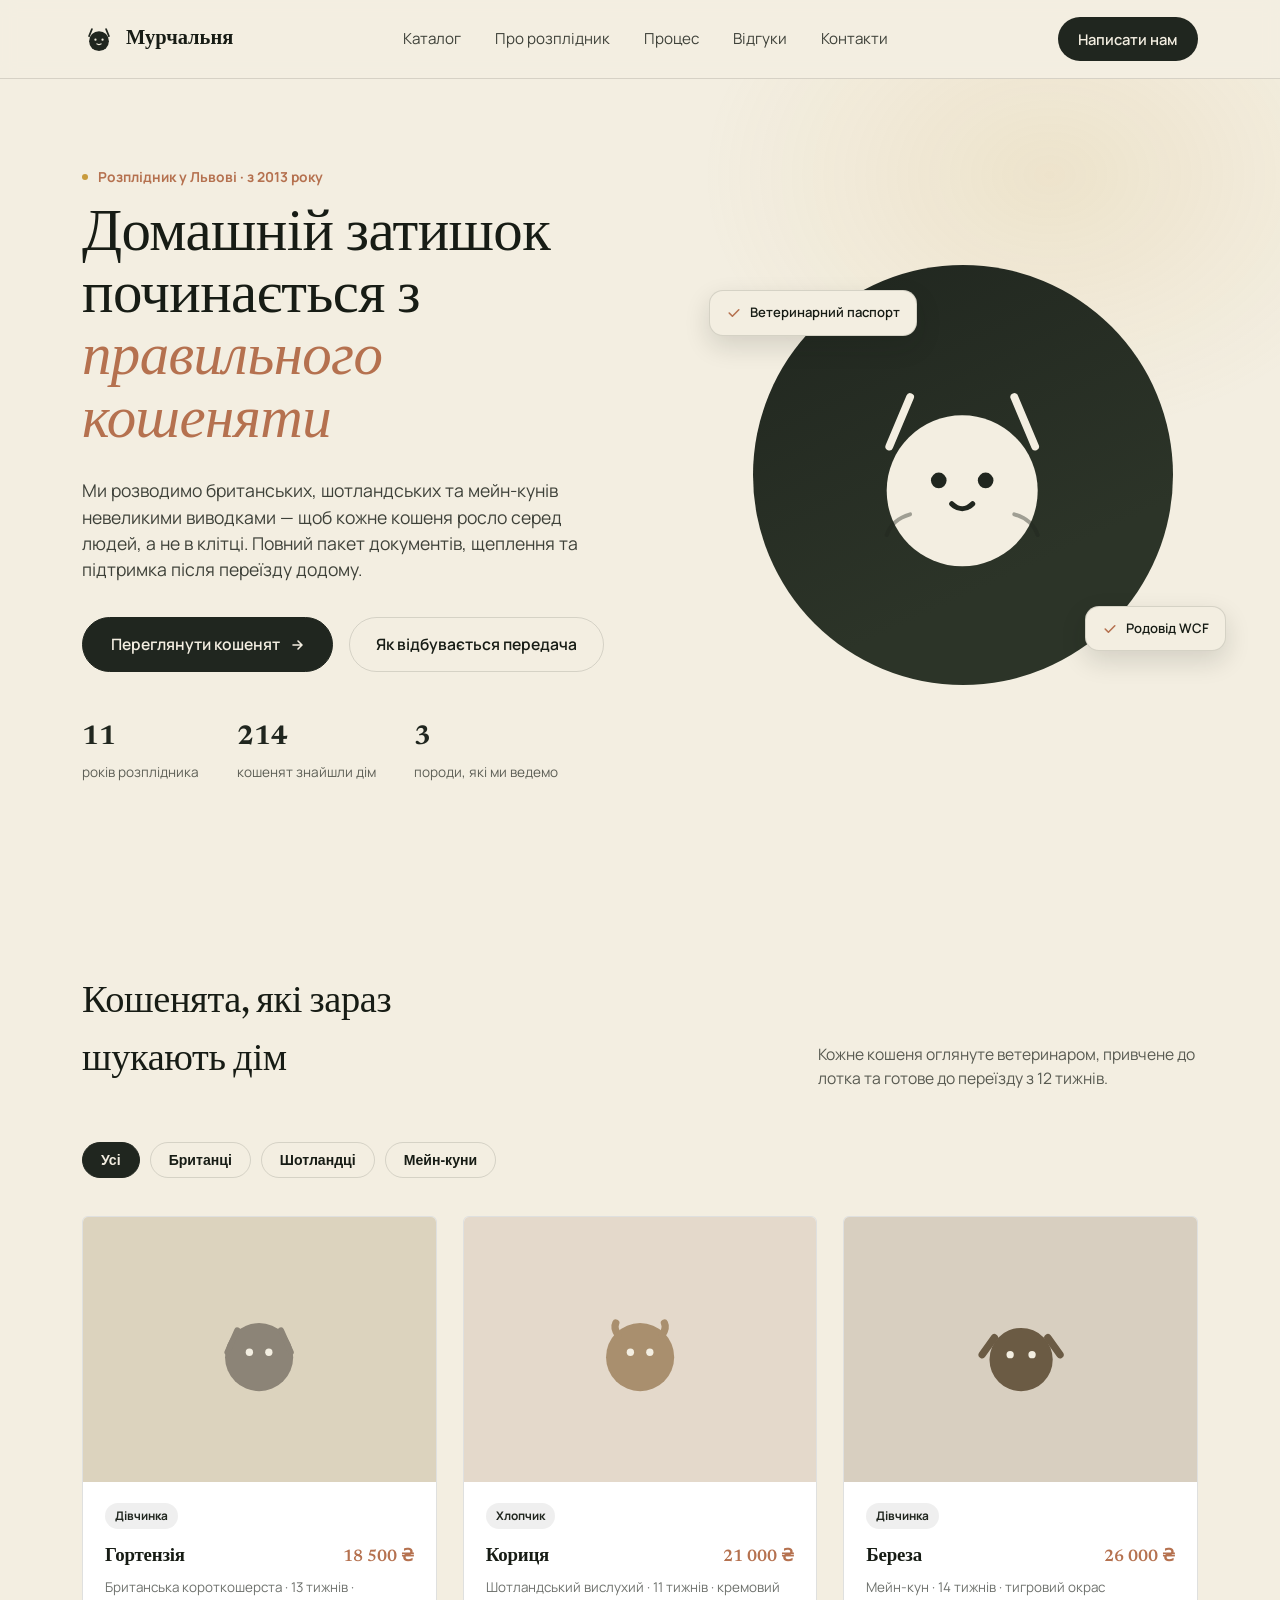
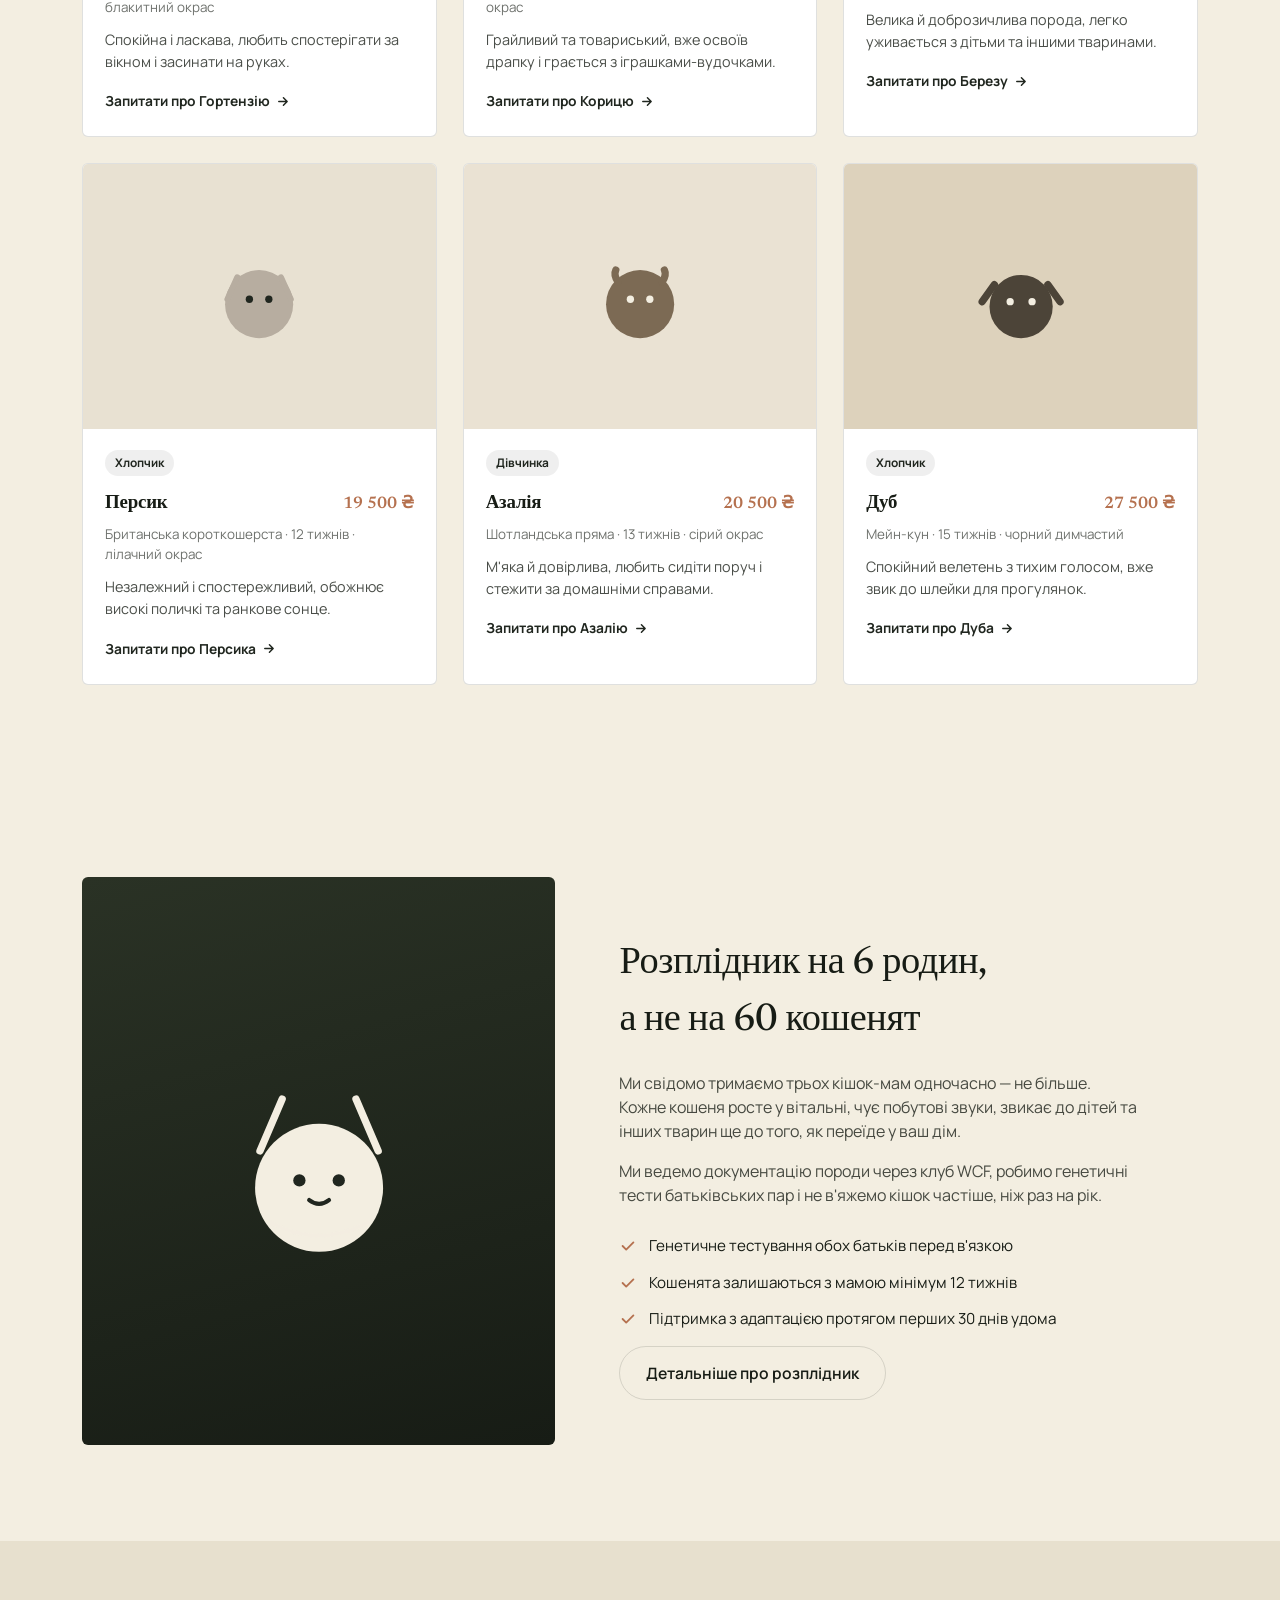
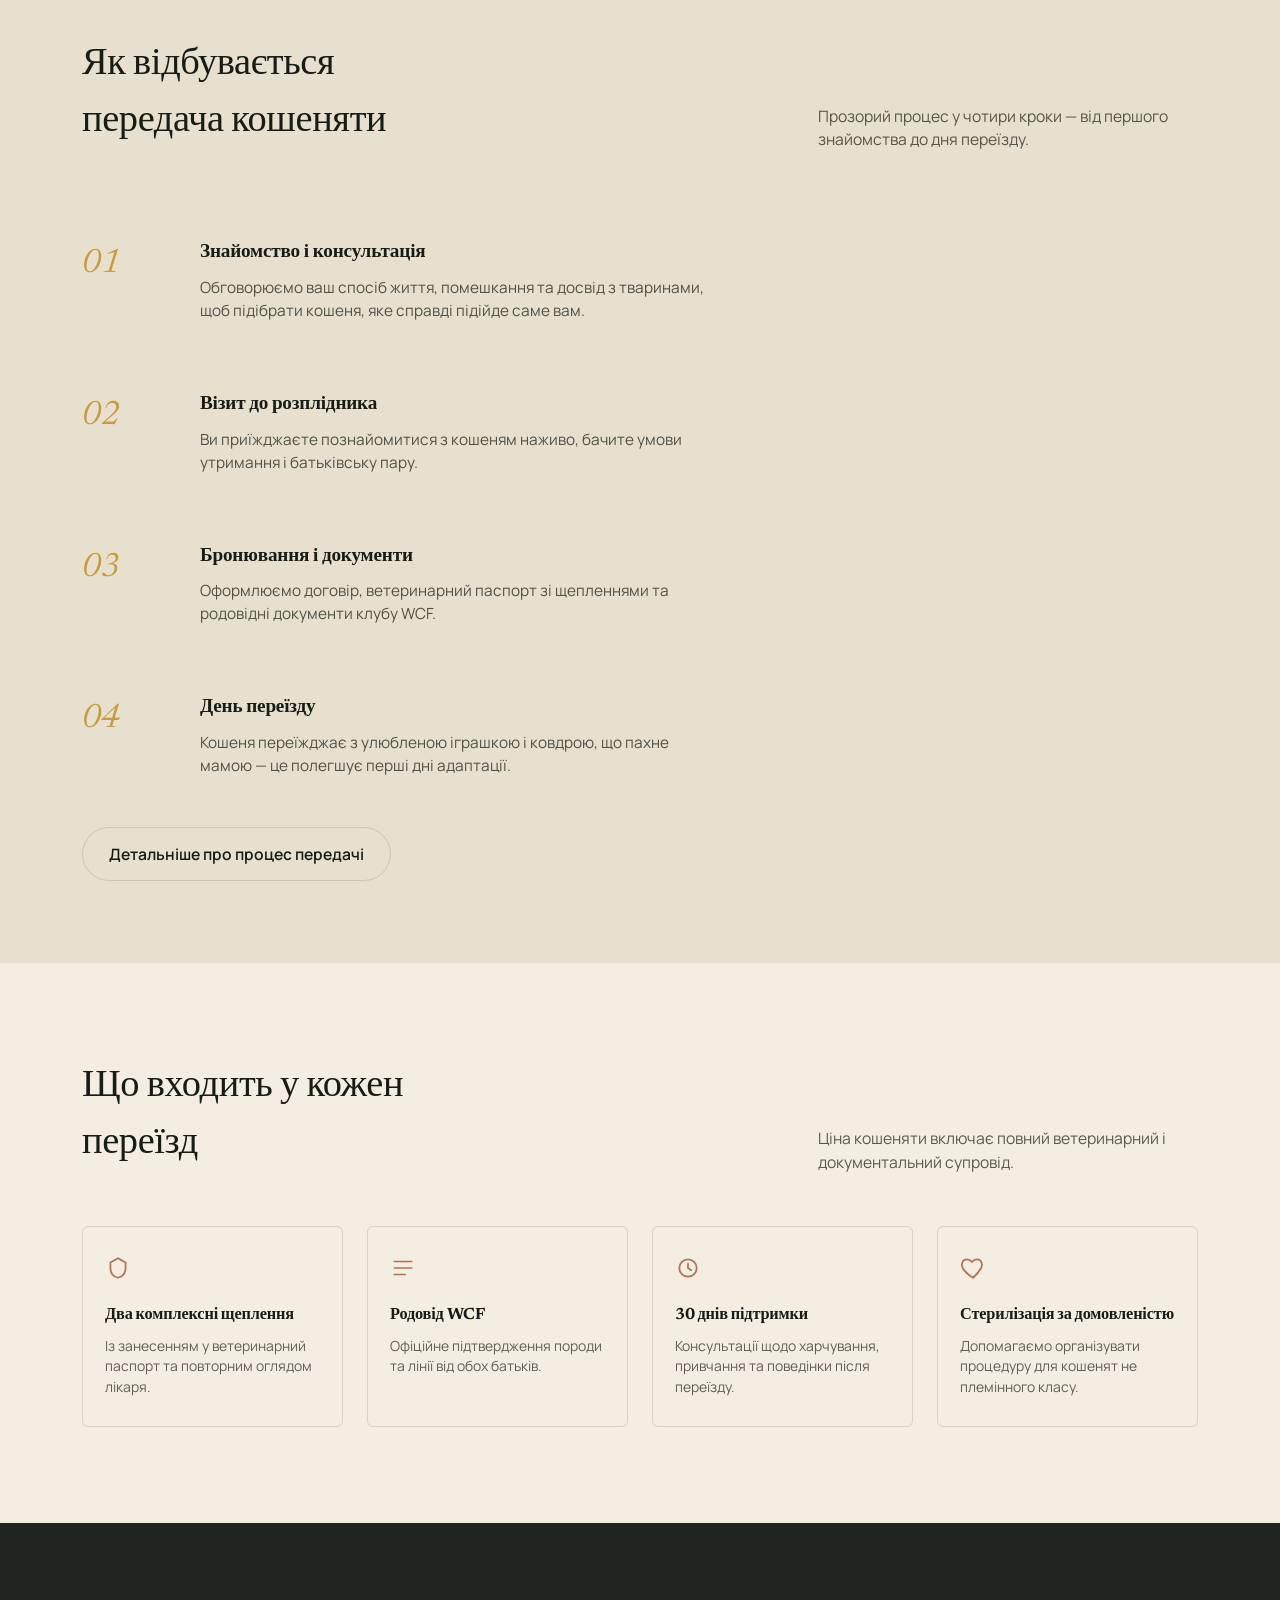
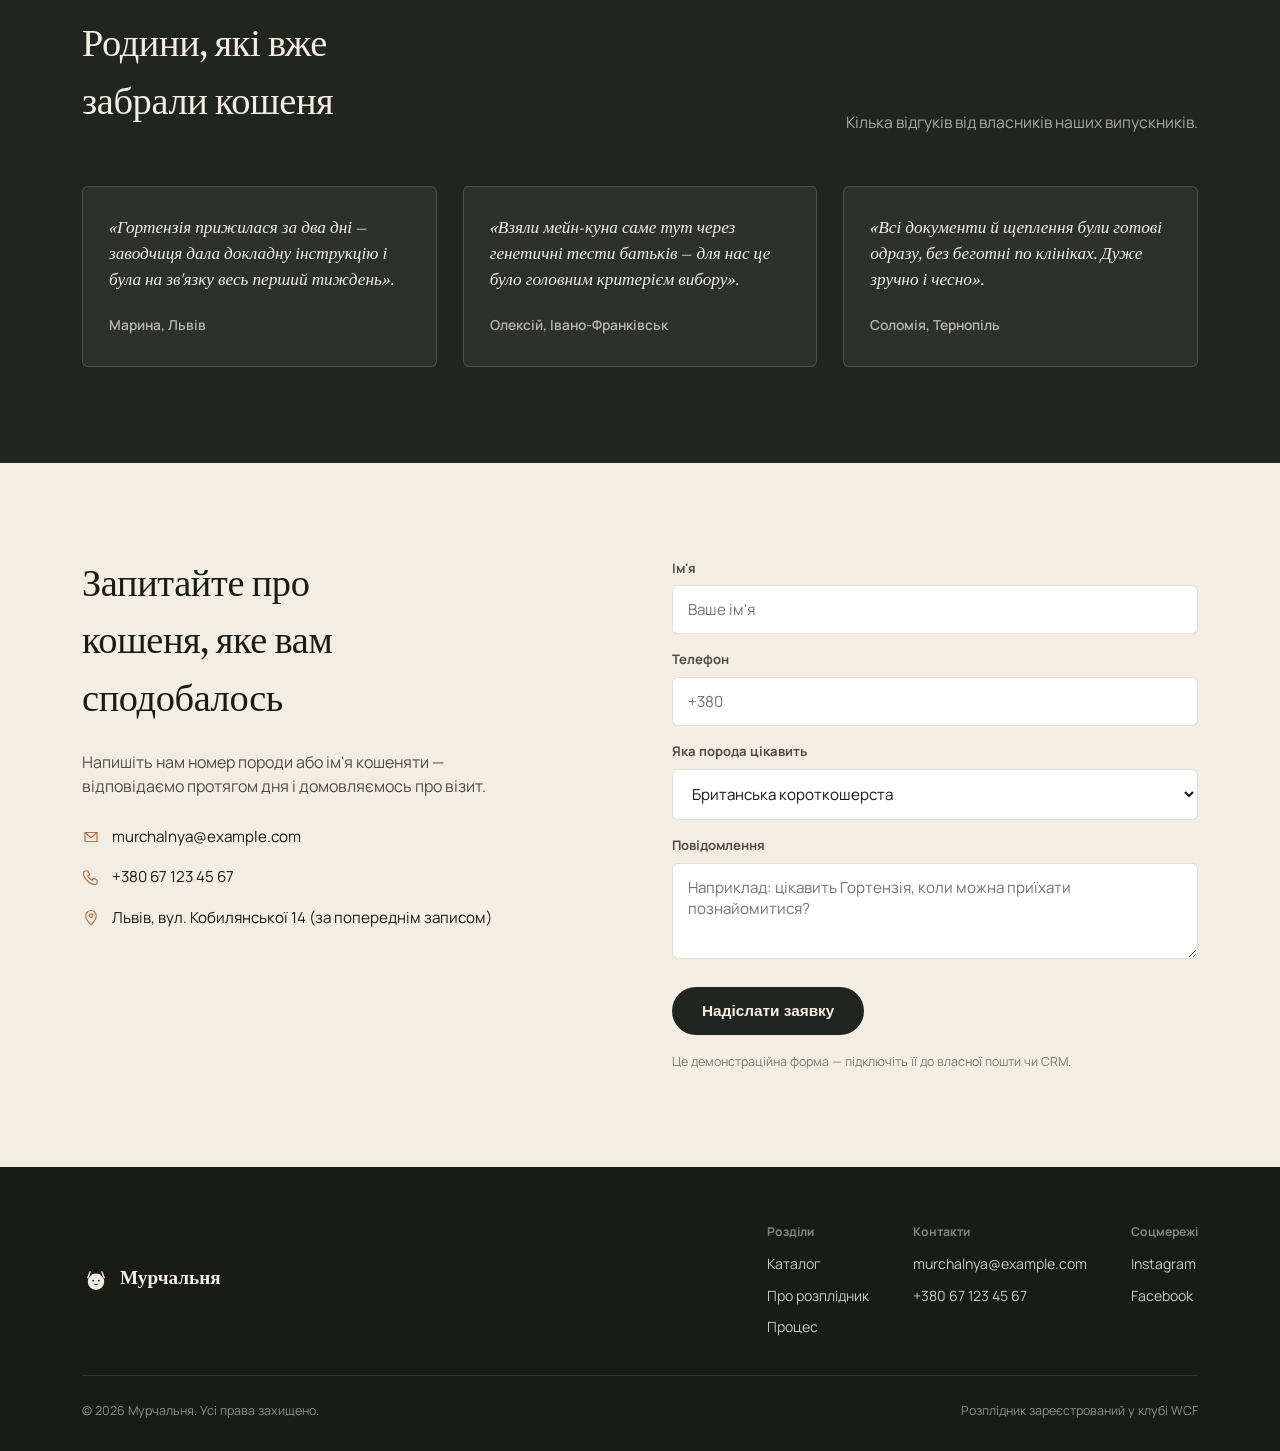
<file: index.html>
<!DOCTYPE html>
<html lang="uk">
<head>
<meta charset="UTF-8">
<meta name="viewport" content="width=device-width, initial-scale=1.0">
<title>Мурчальня — розплідник породистих кошенят</title>
<link rel="preconnect" href="https://fonts.googleapis.com">
<link href="https://fonts.googleapis.com/css2?family=Newsreader:ital,opsz,wght@0,6..72,400;0,6..72,500;0,6..72,600;1,6..72,500&family=Manrope:wght@400;500;600;700;800&display=swap" rel="stylesheet">
<link rel="stylesheet" href="style.css">
</head>
<body>

<header>
  <div class="wrap nav">
    <a href="index.html" class="brand">
      <svg viewBox="0 0 48 48" fill="none" xmlns="http://www.w3.org/2000/svg">
        <path d="M14 10L10 20" stroke="#20261F" stroke-width="2.4" stroke-linecap="round"/>
        <path d="M34 10L38 20" stroke="#20261F" stroke-width="2.4" stroke-linecap="round"/>
        <circle cx="24" cy="27" r="14" fill="#20261F"/>
        <circle cx="19" cy="25" r="1.6" fill="#F3EEE1"/>
        <circle cx="29" cy="25" r="1.6" fill="#F3EEE1"/>
        <path d="M21 31c1.2 1.2 4.8 1.2 6 0" stroke="#F3EEE1" stroke-width="1.6" stroke-linecap="round"/>
      </svg>
      Мурчальня
    </a>
    <nav class="nav-links">
      <a href="index.html#catalog">Каталог</a>
      <a href="about.html">Про розплідник</a>
      <a href="process.html">Процес</a>
      <a href="index.html#testimonials">Відгуки</a>
      <a href="index.html#contact">Контакти</a>
    </nav>
    <a href="index.html#contact" class="nav-cta">Написати нам</a>
    <button class="burger" id="burgerBtn" aria-label="Меню" aria-expanded="false">
      <span></span><span></span><span></span>
    </button>
  </div>
  <div class="mobile-panel" id="mobilePanel">
    <a href="index.html#catalog">Каталог</a>
    <a href="about.html">Про розплідник</a>
    <a href="process.html">Процес</a>
    <a href="index.html#testimonials">Відгуки</a>
    <a href="index.html#contact">Написати нам</a>
  </div>
</header>

<section class="hero">
  <div class="wrap hero-grid">
    <div>
      <div class="eyebrow"><span class="dot"></span>Розплідник у Львові · з 2013 року</div>
      <h1>Домашній затишок починається з <em>правильного кошеняти</em></h1>
      <p class="lead">Ми розводимо британських, шотландських та мейн-кунів невеликими виводками — щоб кожне кошеня росло серед людей, а не в клітці. Повний пакет документів, щеплення та підтримка після переїзду додому.</p>
      <div class="hero-actions">
        <a href="#catalog" class="btn-primary">
          Переглянути кошенят
          <svg width="14" height="14" viewBox="0 0 14 14" fill="none"><path d="M3 7h8M8 3l4 4-4 4" stroke="currentColor" stroke-width="1.6" stroke-linecap="round" stroke-linejoin="round"/></svg>
        </a>
        <a href="process.html" class="btn-ghost">Як відбувається передача</a>
      </div>
      <div class="hero-stats">
        <div class="stat"><b>11</b><span>років розплідника</span></div>
        <div class="stat"><b>214</b><span>кошенят знайшли дім</span></div>
        <div class="stat"><b>3</b><span>породи, які ми ведемо</span></div>
      </div>
    </div>
    <div class="hero-art">
      <div class="art-blob">
        <svg viewBox="0 0 200 200" fill="none" xmlns="http://www.w3.org/2000/svg">
          <path d="M60 40L44 78" stroke="#F3EEE1" stroke-width="6" stroke-linecap="round"/>
          <path d="M140 40L156 78" stroke="#F3EEE1" stroke-width="6" stroke-linecap="round"/>
          <circle cx="100" cy="112" r="58" fill="#F3EEE1"/>
          <circle cx="82" cy="104" r="6" fill="#20261F"/>
          <circle cx="118" cy="104" r="6" fill="#20261F"/>
          <path d="M92 122c5 5 11 5 16 0" stroke="#20261F" stroke-width="4" stroke-linecap="round"/>
          <path d="M60 130q-14 4 -18 16" stroke="#20261F" stroke-width="3" stroke-linecap="round" opacity="0.4"/>
          <path d="M140 130q14 4 18 16" stroke="#20261F" stroke-width="3" stroke-linecap="round" opacity="0.4"/>
        </svg>
      </div>
      <div class="float-badge b1">
        <svg viewBox="0 0 20 20" fill="none"><path d="M4 10l4 4 8-8" stroke="#B5714F" stroke-width="2" stroke-linecap="round" stroke-linejoin="round"/></svg>
        Ветеринарний паспорт
      </div>
      <div class="float-badge b2">
        <svg viewBox="0 0 20 20" fill="none"><path d="M4 10l4 4 8-8" stroke="#B5714F" stroke-width="2" stroke-linecap="round" stroke-linejoin="round"/></svg>
        Родовід WCF
      </div>
    </div>
  </div>
</section>

<section class="section" id="catalog">
  <div class="wrap">
    <div class="section-head">
      <h2>Кошенята, які зараз шукають дім</h2>
      <p>Кожне кошеня оглянуте ветеринаром, привчене до лотка та готове до переїзду з 12 тижнів.</p>
    </div>
    <div class="filters" id="filters">
      <button class="filter-btn active" data-filter="all">Усі</button>
      <button class="filter-btn" data-filter="british">Британці</button>
      <button class="filter-btn" data-filter="scottish">Шотландці</button>
      <button class="filter-btn" data-filter="mainecoon">Мейн-куни</button>
    </div>
    <div class="cat-grid" id="catGrid">

      <div class="cat-card" data-breed="british">
        <div class="swatch" style="background:#DCD3BE;">
          <svg viewBox="0 0 100 100" fill="none"><circle cx="50" cy="56" r="28" fill="#8C8477"/><path d="M32 34l-8 18M68 34l8 18" stroke="#8C8477" stroke-width="5" stroke-linecap="round"/><circle cx="42" cy="52" r="3" fill="#F3EEE1"/><circle cx="58" cy="52" r="3" fill="#F3EEE1"/></svg>
        </div>
        <div class="body">
          <span class="tag">Дівчинка</span>
          <div class="row1"><h3>Гортензія</h3><span class="price">18 500 ₴</span></div>
          <div class="meta">Британська короткошерста · 13 тижнів · блакитний окрас</div>
          <p class="desc">Спокійна і ласкава, любить спостерігати за вікном і засинати на руках.</p>
          <a href="index.html#contact" class="link">Запитати про Гортензію
            <svg viewBox="0 0 14 14" fill="none"><path d="M3 7h8M8 3l4 4-4 4" stroke="currentColor" stroke-width="1.6" stroke-linecap="round" stroke-linejoin="round"/></svg>
          </a>
        </div>
      </div>

      <div class="cat-card" data-breed="scottish">
        <div class="swatch" style="background:#E4D9CB;">
          <svg viewBox="0 0 100 100" fill="none"><circle cx="50" cy="56" r="28" fill="#A98F6E"/><path d="M32 38q-4 -6 -2 -10M68 38q4 -6 2 -10" stroke="#A98F6E" stroke-width="6" stroke-linecap="round"/><circle cx="42" cy="52" r="3" fill="#F3EEE1"/><circle cx="58" cy="52" r="3" fill="#F3EEE1"/></svg>
        </div>
        <div class="body">
          <span class="tag">Хлопчик</span>
          <div class="row1"><h3>Кориця</h3><span class="price">21 000 ₴</span></div>
          <div class="meta">Шотландський вислухий · 11 тижнів · кремовий окрас</div>
          <p class="desc">Грайливий та товариський, вже освоїв драпку і грається з іграшками-вудочками.</p>
          <a href="index.html#contact" class="link">Запитати про Корицю
            <svg viewBox="0 0 14 14" fill="none"><path d="M3 7h8M8 3l4 4-4 4" stroke="currentColor" stroke-width="1.6" stroke-linecap="round" stroke-linejoin="round"/></svg>
          </a>
        </div>
      </div>

      <div class="cat-card" data-breed="mainecoon">
        <div class="swatch" style="background:#D8CFC0;">
          <svg viewBox="0 0 100 100" fill="none"><circle cx="50" cy="58" r="26" fill="#6B5B44"/><path d="M28 40l-10 14M72 40l10 14" stroke="#6B5B44" stroke-width="6" stroke-linecap="round"/><circle cx="41" cy="54" r="3" fill="#F3EEE1"/><circle cx="59" cy="54" r="3" fill="#F3EEE1"/></svg>
        </div>
        <div class="body">
          <span class="tag">Дівчинка</span>
          <div class="row1"><h3>Береза</h3><span class="price">26 000 ₴</span></div>
          <div class="meta">Мейн-кун · 14 тижнів · тигровий окрас</div>
          <p class="desc">Велика й доброзичлива порода, легко уживається з дітьми та іншими тваринами.</p>
          <a href="index.html#contact" class="link">Запитати про Березу
            <svg viewBox="0 0 14 14" fill="none"><path d="M3 7h8M8 3l4 4-4 4" stroke="currentColor" stroke-width="1.6" stroke-linecap="round" stroke-linejoin="round"/></svg>
          </a>
        </div>
      </div>

      <div class="cat-card" data-breed="british">
        <div class="swatch" style="background:#E8E1D2;">
          <svg viewBox="0 0 100 100" fill="none"><circle cx="50" cy="56" r="28" fill="#B7ADA0"/><path d="M32 34l-8 18M68 34l8 18" stroke="#B7ADA0" stroke-width="5" stroke-linecap="round"/><circle cx="42" cy="52" r="3" fill="#20261F"/><circle cx="58" cy="52" r="3" fill="#20261F"/></svg>
        </div>
        <div class="body">
          <span class="tag">Хлопчик</span>
          <div class="row1"><h3>Персик</h3><span class="price">19 500 ₴</span></div>
          <div class="meta">Британська короткошерста · 12 тижнів · лілачний окрас</div>
          <p class="desc">Незалежний і спостережливий, обожнює високі поличкі та ранкове сонце.</p>
          <a href="index.html#contact" class="link">Запитати про Персика
            <svg viewBox="0 0 14 14" fill="none"><path d="M3 7h8M8 3l4 4-4 4" stroke="currentColor" stroke-width="1.6" stroke-linecap="round" stroke-linejoin="round"/></svg>
          </a>
        </div>
      </div>

      <div class="cat-card" data-breed="scottish">
        <div class="swatch" style="background:#EAE2D3;">
          <svg viewBox="0 0 100 100" fill="none"><circle cx="50" cy="56" r="28" fill="#7C6A54"/><path d="M32 38q-4 -6 -2 -10M68 38q4 -6 2 -10" stroke="#7C6A54" stroke-width="6" stroke-linecap="round"/><circle cx="42" cy="52" r="3" fill="#F3EEE1"/><circle cx="58" cy="52" r="3" fill="#F3EEE1"/></svg>
        </div>
        <div class="body">
          <span class="tag">Дівчинка</span>
          <div class="row1"><h3>Азалія</h3><span class="price">20 500 ₴</span></div>
          <div class="meta">Шотландська пряма · 13 тижнів · сірий окрас</div>
          <p class="desc">М'яка й довірлива, любить сидіти поруч і стежити за домашніми справами.</p>
          <a href="index.html#contact" class="link">Запитати про Азалію
            <svg viewBox="0 0 14 14" fill="none"><path d="M3 7h8M8 3l4 4-4 4" stroke="currentColor" stroke-width="1.6" stroke-linecap="round" stroke-linejoin="round"/></svg>
          </a>
        </div>
      </div>

      <div class="cat-card" data-breed="mainecoon">
        <div class="swatch" style="background:#DDD2BC;">
          <svg viewBox="0 0 100 100" fill="none"><circle cx="50" cy="58" r="26" fill="#4C4438"/><path d="M28 40l-10 14M72 40l10 14" stroke="#4C4438" stroke-width="6" stroke-linecap="round"/><circle cx="41" cy="54" r="3" fill="#F3EEE1"/><circle cx="59" cy="54" r="3" fill="#F3EEE1"/></svg>
        </div>
        <div class="body">
          <span class="tag">Хлопчик</span>
          <div class="row1"><h3>Дуб</h3><span class="price">27 500 ₴</span></div>
          <div class="meta">Мейн-кун · 15 тижнів · чорний димчастий</div>
          <p class="desc">Спокійний велетень з тихим голосом, вже звик до шлейки для прогулянок.</p>
          <a href="index.html#contact" class="link">Запитати про Дуба
            <svg viewBox="0 0 14 14" fill="none"><path d="M3 7h8M8 3l4 4-4 4" stroke="currentColor" stroke-width="1.6" stroke-linecap="round" stroke-linejoin="round"/></svg>
          </a>
        </div>
      </div>

    </div>
  </div>
</section>

<section class="section" id="about">
  <div class="wrap about-grid">
    <div class="about-art">
      <svg viewBox="0 0 200 200" fill="none" xmlns="http://www.w3.org/2000/svg">
        <path d="M70 50L52 92" stroke="#F3EEE1" stroke-width="6" stroke-linecap="round"/>
        <path d="M130 50L148 92" stroke="#F3EEE1" stroke-width="6" stroke-linecap="round"/>
        <circle cx="100" cy="122" r="52" fill="#F3EEE1"/>
        <circle cx="84" cy="116" r="5" fill="#20261F"/>
        <circle cx="116" cy="116" r="5" fill="#20261F"/>
        <path d="M92 132c5 4 11 4 16 0" stroke="#20261F" stroke-width="3.5" stroke-linecap="round"/>
        <path d="M60 150q40 22 80 0" stroke="#F3EEE1" stroke-width="3" stroke-linecap="round" opacity="0.5"/>
      </svg>
    </div>
    <div class="about-text">
      <h2>Розплідник на 6 родин, а не на 60 кошенят</h2>
      <p>Ми свідомо тримаємо трьох кішок-мам одночасно — не більше. Кожне кошеня росте у вітальні, чує побутові звуки, звикає до дітей та інших тварин ще до того, як переїде у ваш дім.</p>
      <p>Ми ведемо документацію породи через клуб WCF, робимо генетичні тести батьківських пар і не в'яжемо кішок частіше, ніж раз на рік.</p>
      <ul class="about-list">
        <li>
          <svg viewBox="0 0 20 20" fill="none"><path d="M4 10l4 4 8-8" stroke="currentColor" stroke-width="2" stroke-linecap="round" stroke-linejoin="round"/></svg>
          Генетичне тестування обох батьків перед в'язкою
        </li>
        <li>
          <svg viewBox="0 0 20 20" fill="none"><path d="M4 10l4 4 8-8" stroke="currentColor" stroke-width="2" stroke-linecap="round" stroke-linejoin="round"/></svg>
          Кошенята залишаються з мамою мінімум 12 тижнів
        </li>
        <li>
          <svg viewBox="0 0 20 20" fill="none"><path d="M4 10l4 4 8-8" stroke="currentColor" stroke-width="2" stroke-linecap="round" stroke-linejoin="round"/></svg>
          Підтримка з адаптацією протягом перших 30 днів удома
        </li>
      </ul>
      <div style="margin-top:30px;">
        <a href="about.html" class="btn-ghost">Детальніше про розплідник</a>
      </div>
    </div>
  </div>
</section>

<section class="section" id="process" style="background:var(--cream-dim);">
  <div class="wrap">
    <div class="section-head">
      <h2>Як відбувається передача кошеняти</h2>
      <p>Прозорий процес у чотири кроки — від першого знайомства до дня переїзду.</p>
    </div>
    <div class="process-list">
      <div class="process-item">
        <div class="num">01</div>
        <div><h3>Знайомство і консультація</h3><p>Обговорюємо ваш спосіб життя, помешкання та досвід з тваринами, щоб підібрати кошеня, яке справді підійде саме вам.</p></div>
      </div>
      <div class="process-item">
        <div class="num">02</div>
        <div><h3>Візит до розплідника</h3><p>Ви приїжджаєте познайомитися з кошеням наживо, бачите умови утримання і батьківську пару.</p></div>
      </div>
      <div class="process-item">
        <div class="num">03</div>
        <div><h3>Бронювання і документи</h3><p>Оформлюємо договір, ветеринарний паспорт зі щепленнями та родовідні документи клубу WCF.</p></div>
      </div>
      <div class="process-item">
        <div class="num">04</div>
        <div><h3>День переїзду</h3><p>Кошеня переїжджає з улюбленою іграшкою і ковдрою, що пахне мамою — це полегшує перші дні адаптації.</p></div>
      </div>
    </div>
    <div style="margin-top:30px;">
      <a href="process.html" class="btn-ghost">Детальніше про процес передачі</a>
    </div>
  </div>
</section>

<section class="section">
  <div class="wrap">
    <div class="section-head">
      <h2>Що входить у кожен переїзд</h2>
      <p>Ціна кошеняти включає повний ветеринарний і документальний супровід.</p>
    </div>
    <div class="guarantee-grid">
      <div class="guarantee-card">
        <svg viewBox="0 0 24 24" fill="none"><path d="M12 3l7 4v5c0 5-3 8-7 9-4-1-7-4-7-9V7l7-4z" stroke="currentColor" stroke-width="1.6"/></svg>
        <h3>Два комплексні щеплення</h3>
        <p>Із занесенням у ветеринарний паспорт та повторним оглядом лікаря.</p>
      </div>
      <div class="guarantee-card">
        <svg viewBox="0 0 24 24" fill="none"><path d="M4 12h16M4 6h16M4 18h10" stroke="currentColor" stroke-width="1.6" stroke-linecap="round"/></svg>
        <h3>Родовід WCF</h3>
        <p>Офіційне підтвердження породи та лінії від обох батьків.</p>
      </div>
      <div class="guarantee-card">
        <svg viewBox="0 0 24 24" fill="none"><circle cx="12" cy="12" r="8" stroke="currentColor" stroke-width="1.6"/><path d="M12 8v4l3 2" stroke="currentColor" stroke-width="1.6" stroke-linecap="round"/></svg>
        <h3>30 днів підтримки</h3>
        <p>Консультації щодо харчування, привчання та поведінки після переїзду.</p>
      </div>
      <div class="guarantee-card">
        <svg viewBox="0 0 24 24" fill="none"><path d="M12 21s-7-4.35-9.5-9C.5 8 2.5 4 6.5 4c2 0 3.5 1.2 4.5 2.5C12 5.2 13.5 4 15.5 4 19.5 4 21.5 8 19.5 12c-2.5 4.65-7.5 9-7.5 9z" stroke="currentColor" stroke-width="1.6" stroke-linejoin="round"/></svg>
        <h3>Стерилізація за домовленістю</h3>
        <p>Допомагаємо організувати процедуру для кошенят не племінного класу.</p>
      </div>
    </div>
  </div>
</section>

<section class="section alt" id="testimonials">
  <div class="wrap">
    <div class="section-head">
      <h2 style="color:var(--cream);">Родини, які вже забрали кошеня</h2>
      <p style="color:var(--cream); opacity:0.65;">Кілька відгуків від власників наших випускників.</p>
    </div>
    <div class="testi-grid">
      <div class="testi-card">
        <p class="quote">«Гортензія прижилася за два дні — заводчиця дала докладну інструкцію і була на зв'язку весь перший тиждень».</p>
        <div class="who">Марина, Львів</div>
      </div>
      <div class="testi-card">
        <p class="quote">«Взяли мейн-куна саме тут через генетичні тести батьків — для нас це було головним критерієм вибору».</p>
        <div class="who">Олексій, Івано-Франківськ</div>
      </div>
      <div class="testi-card">
        <p class="quote">«Всі документи й щеплення були готові одразу, без беготні по клініках. Дуже зручно і чесно».</p>
        <div class="who">Соломія, Тернопіль</div>
      </div>
    </div>
  </div>
</section>

<section class="section" id="contact">
  <div class="wrap contact-grid">
    <div class="contact-info">
      <h2>Запитайте про кошеня, яке вам сподобалось</h2>
      <p>Напишіть нам номер породи або ім'я кошеняти — відповідаємо протягом дня і домовляємось про візит.</p>
      <div class="item">
        <svg viewBox="0 0 24 24" fill="none"><path d="M4 6h16v12H4z" stroke="currentColor" stroke-width="1.6"/><path d="M4 6l8 7 8-7" stroke="currentColor" stroke-width="1.6"/></svg>
        murchalnya@example.com
      </div>
      <div class="item">
        <svg viewBox="0 0 24 24" fill="none"><path d="M4 4h4l2 5-2.5 1.5a12 12 0 006 6L15 14l5 2v4c0 1-1 2-2 2C10 22 2 14 2 6c0-1 1-2 2-2z" stroke="currentColor" stroke-width="1.6"/></svg>
        +380 67 123 45 67
      </div>
      <div class="item">
        <svg viewBox="0 0 24 24" fill="none"><path d="M12 21s7-6.5 7-12a7 7 0 10-14 0c0 5.5 7 12 7 12z" stroke="currentColor" stroke-width="1.6"/><circle cx="12" cy="9" r="2.5" stroke="currentColor" stroke-width="1.6"/></svg>
        Львів, вул. Кобилянської 14 (за попереднім записом)
      </div>
    </div>
    <form id="contactForm">
      <div class="field">
        <label for="name">Ім'я</label>
        <input id="name" name="name" type="text" placeholder="Ваше ім'я" required>
      </div>
      <div class="field">
        <label for="phone">Телефон</label>
        <input id="phone" name="phone" type="tel" placeholder="+380" required>
      </div>
      <div class="field">
        <label for="breed">Яка порода цікавить</label>
        <select id="breed" name="breed">
          <option>Британська короткошерста</option>
          <option>Шотландська вислуха / пряма</option>
          <option>Мейн-кун</option>
          <option>Ще не визначився(лась)</option>
        </select>
      </div>
      <div class="field">
        <label for="message">Повідомлення</label>
        <textarea id="message" name="message" placeholder="Наприклад: цікавить Гортензія, коли можна приїхати познайомитися?"></textarea>
      </div>
      <button type="submit" class="submit-btn">Надіслати заявку</button>
      <p class="form-note">Це демонстраційна форма — підключіть її до власної пошти чи CRM.</p>
    </form>
  </div>
</section>

<footer>
  <div class="wrap">
    <div class="footer-top">
      <div class="footer-brand">
        <svg viewBox="0 0 48 48" fill="none"><path d="M14 10L10 20" stroke="#F3EEE1" stroke-width="2.4" stroke-linecap="round"/><path d="M34 10L38 20" stroke="#F3EEE1" stroke-width="2.4" stroke-linecap="round"/><circle cx="24" cy="27" r="14" fill="#F3EEE1"/><circle cx="19" cy="25" r="1.6" fill="#171C15"/><circle cx="29" cy="25" r="1.6" fill="#171C15"/><path d="M21 31c1.2 1.2 4.8 1.2 6 0" stroke="#171C15" stroke-width="1.6" stroke-linecap="round"/></svg>
        Мурчальня
      </div>
      <div class="footer-links">
        <div class="col">
          <span>Розділи</span>
          <a href="index.html#catalog">Каталог</a>
          <a href="about.html">Про розплідник</a>
          <a href="process.html">Процес</a>
        </div>
        <div class="col">
          <span>Контакти</span>
          <a href="mailto:murchalnya@example.com">murchalnya@example.com</a>
          <a href="tel:+380671234567">+380 67 123 45 67</a>
        </div>
        <div class="col">
          <span>Соцмережі</span>
          <a href="#">Instagram</a>
          <a href="#">Facebook</a>
        </div>
      </div>
    </div>
    <div class="foot-bottom">
      <span>© 2026 Мурчальня. Усі права захищено.</span>
      <span>Розплідник зареєстрований у клубі WCF</span>
    </div>
  </div>
</footer>

<script src="script.js"></script>
</body>
</html>
</file>
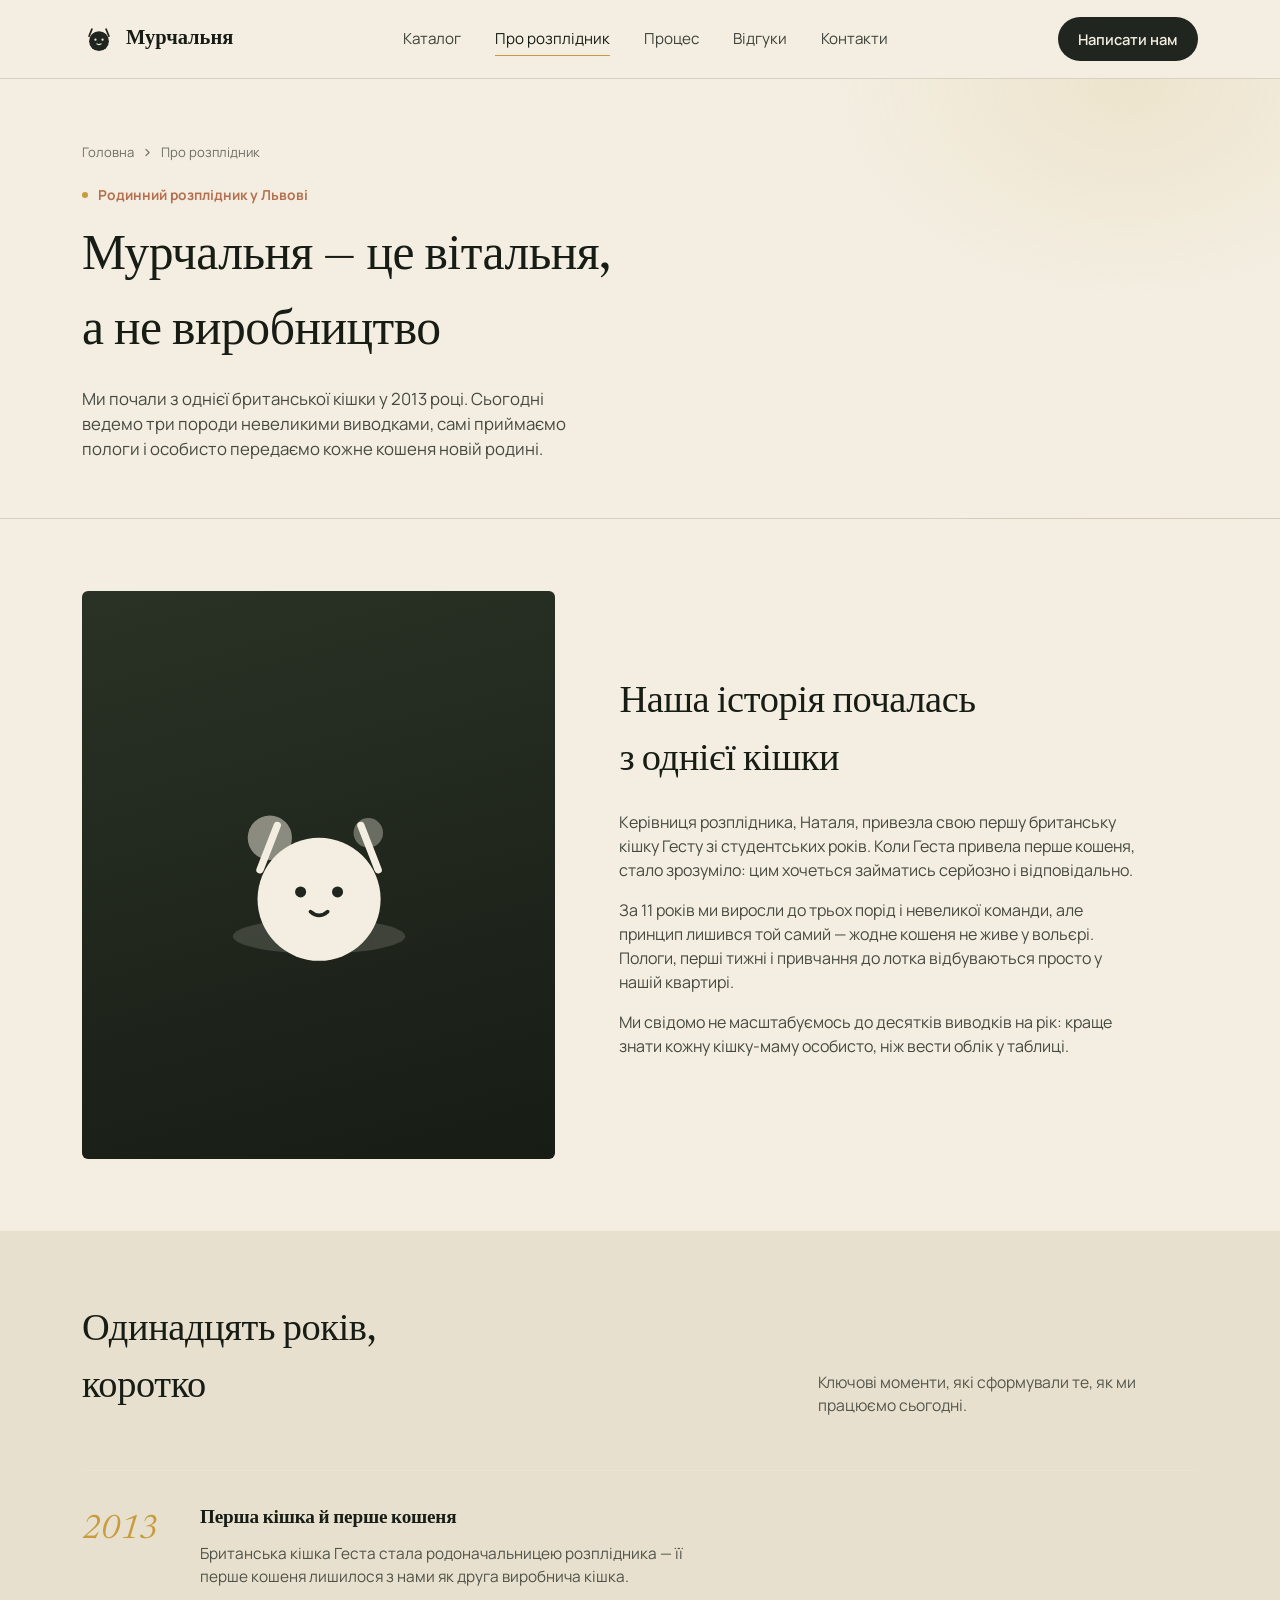
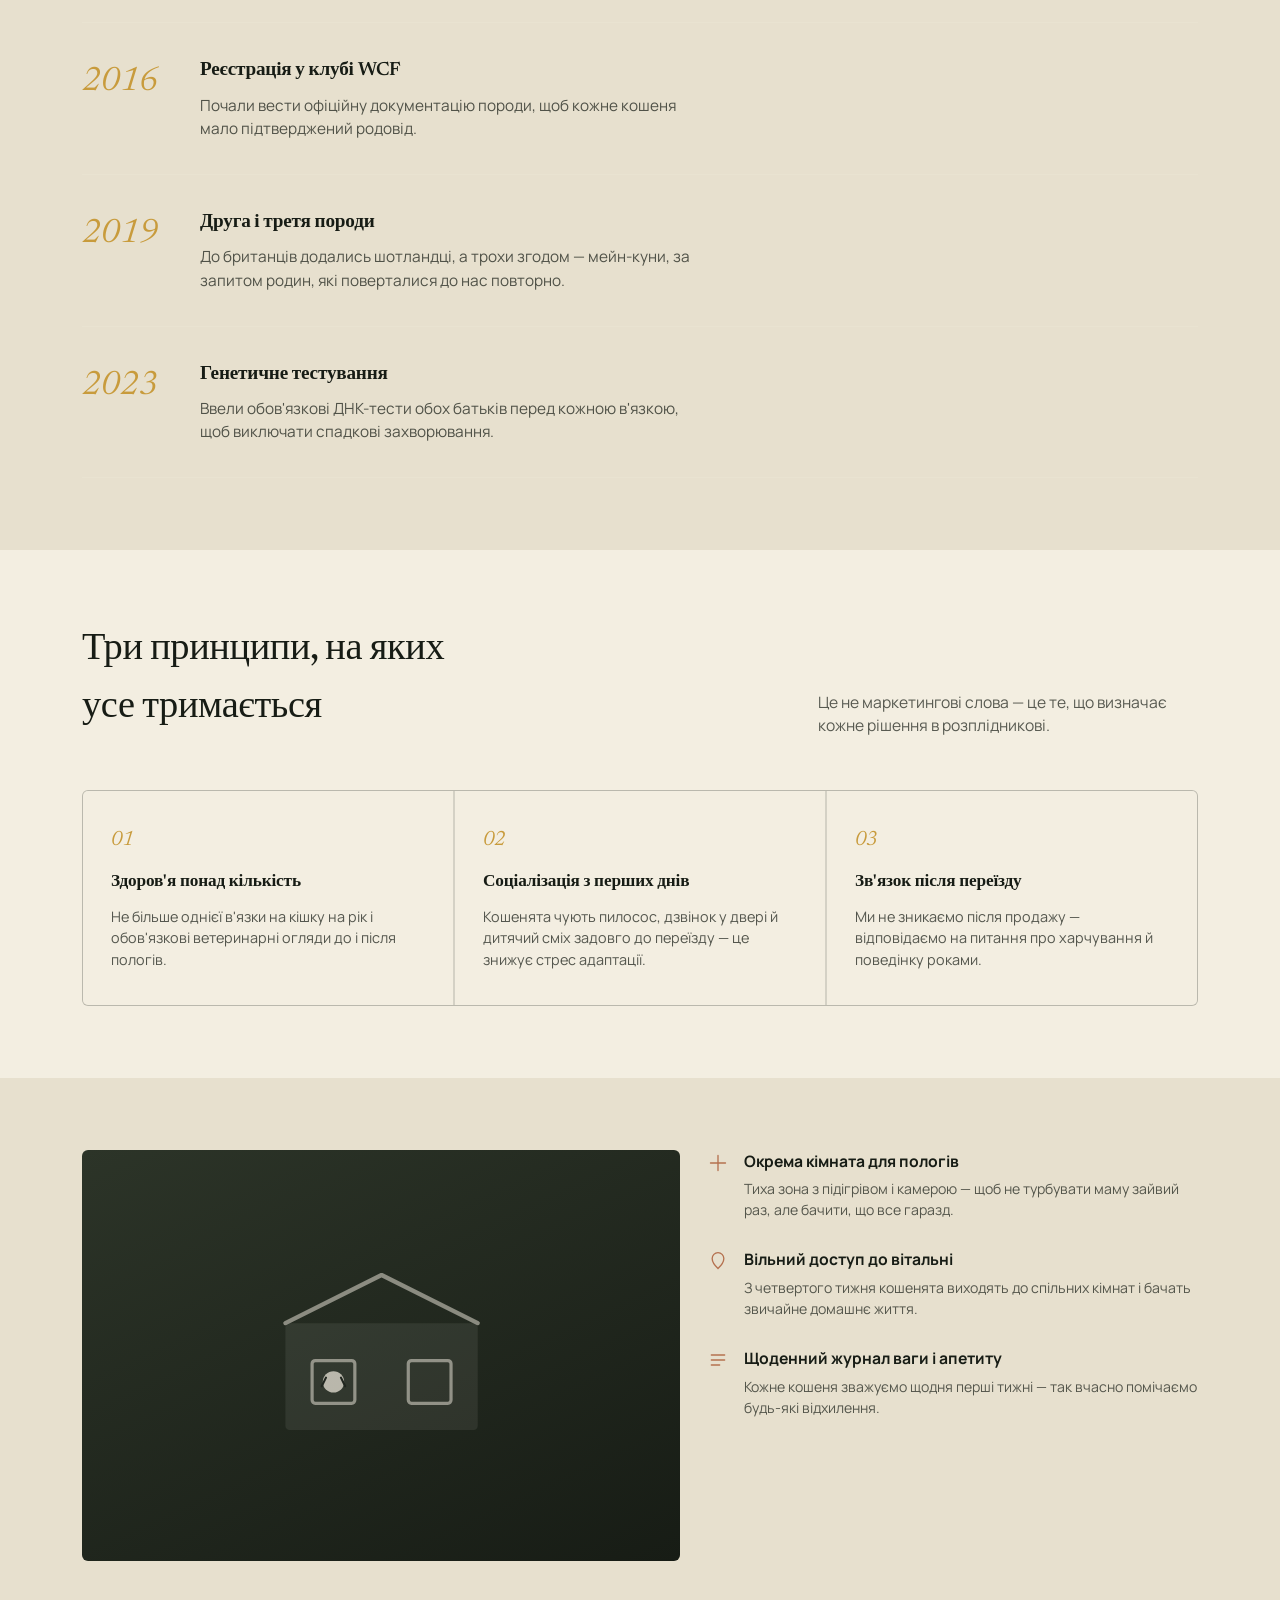
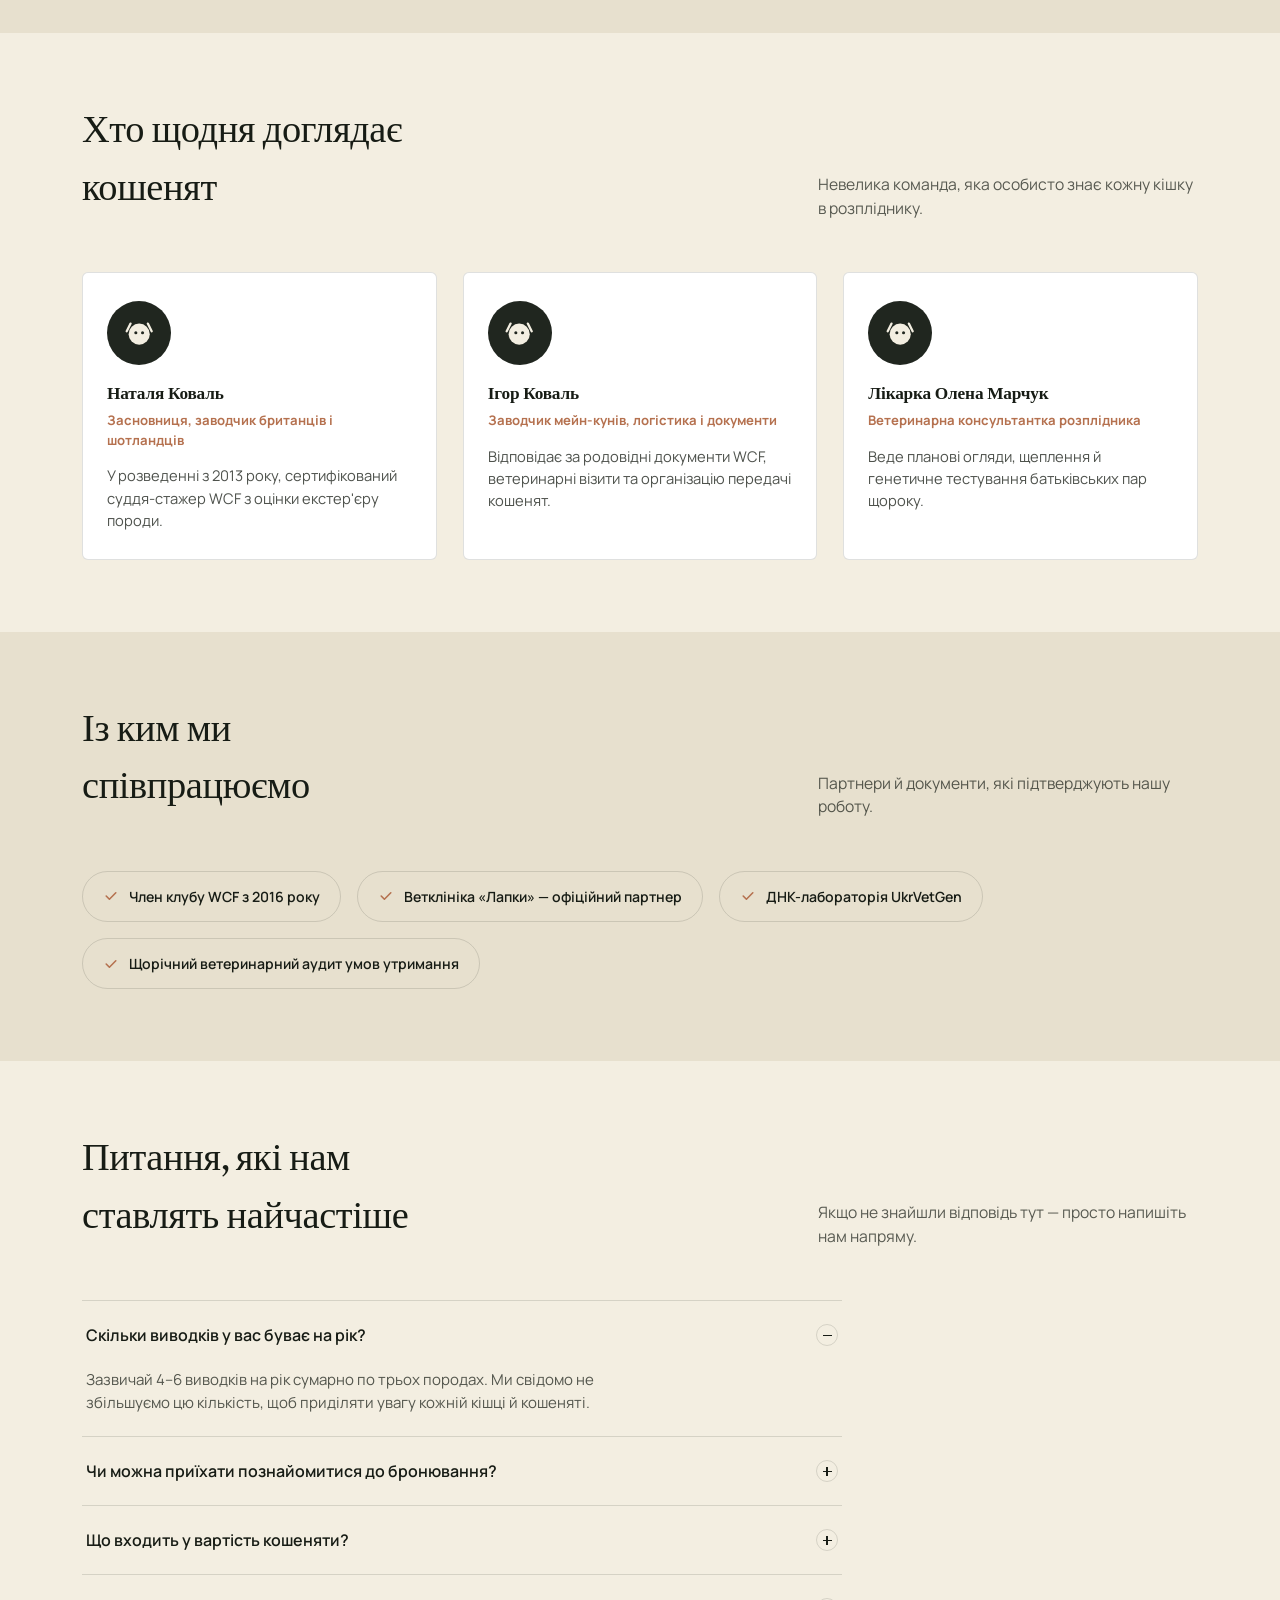
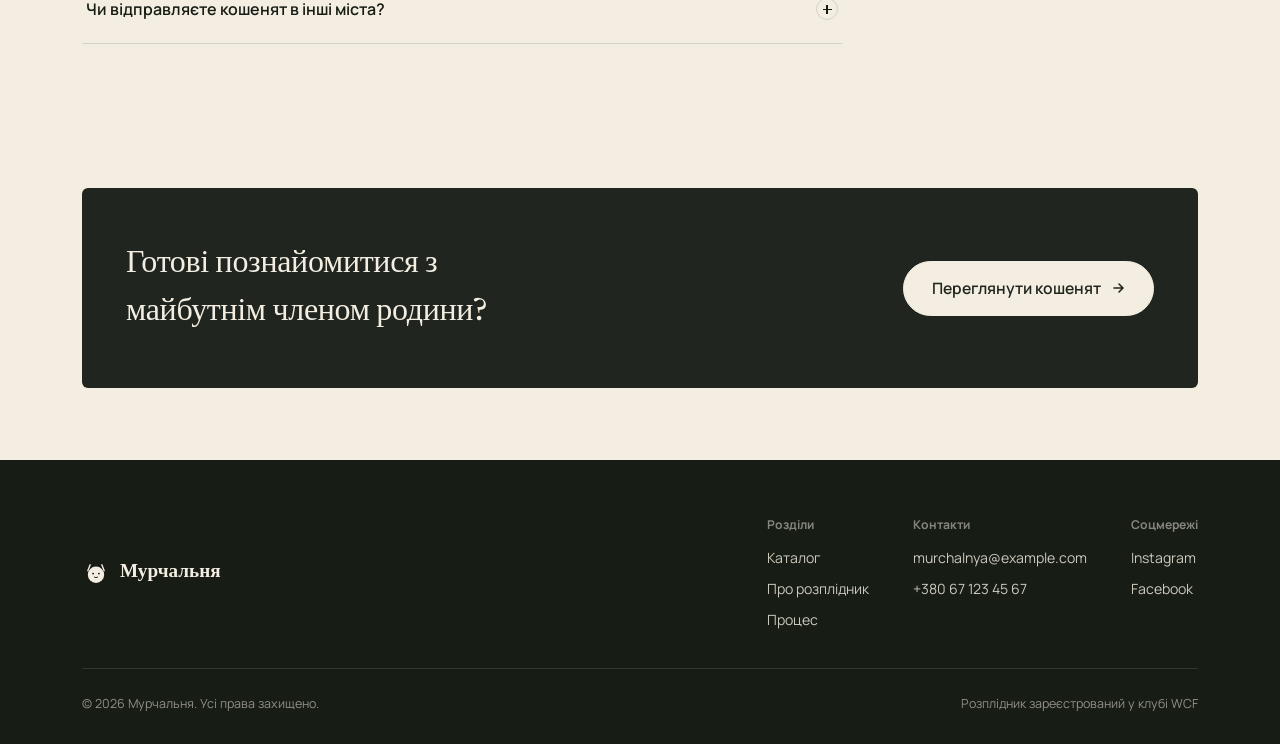
<file: about.html>
<!DOCTYPE html>
<html lang="uk">
<head>
<meta charset="UTF-8">
<meta name="viewport" content="width=device-width, initial-scale=1.0">
<title>Про розплідник — Мурчальня</title>
<link rel="preconnect" href="https://fonts.googleapis.com">
<link href="https://fonts.googleapis.com/css2?family=Newsreader:ital,opsz,wght@0,6..72,400;0,6..72,500;0,6..72,600;1,6..72,500&family=Manrope:wght@400;500;600;700;800&display=swap" rel="stylesheet">
<link rel="stylesheet" href="style.css">
</head>
<body>

<header>
  <div class="wrap nav">
    <a href="index.html" class="brand">
      <svg viewBox="0 0 48 48" fill="none" xmlns="http://www.w3.org/2000/svg">
        <path d="M14 10L10 20" stroke="#20261F" stroke-width="2.4" stroke-linecap="round"/>
        <path d="M34 10L38 20" stroke="#20261F" stroke-width="2.4" stroke-linecap="round"/>
        <circle cx="24" cy="27" r="14" fill="#20261F"/>
        <circle cx="19" cy="25" r="1.6" fill="#F3EEE1"/>
        <circle cx="29" cy="25" r="1.6" fill="#F3EEE1"/>
        <path d="M21 31c1.2 1.2 4.8 1.2 6 0" stroke="#F3EEE1" stroke-width="1.6" stroke-linecap="round"/>
      </svg>
      Мурчальня
    </a>
    <nav class="nav-links">
      <a href="index.html#catalog">Каталог</a>
      <a href="about.html" class="current">Про розплідник</a>
      <a href="process.html">Процес</a>
      <a href="index.html#testimonials">Відгуки</a>
      <a href="index.html#contact">Контакти</a>
    </nav>
    <a href="index.html#contact" class="nav-cta">Написати нам</a>
    <button class="burger" id="burgerBtn" aria-label="Меню" aria-expanded="false">
      <span></span><span></span><span></span>
    </button>
  </div>
  <div class="mobile-panel" id="mobilePanel">
    <a href="index.html#catalog">Каталог</a>
    <a href="about.html">Про розплідник</a>
    <a href="process.html">Процес</a>
    <a href="index.html#testimonials">Відгуки</a>
    <a href="index.html#contact">Написати нам</a>
  </div>
</header>

<section class="page-hero">
  <div class="wrap">
    <div class="breadcrumb">
      <a href="index.html">Головна</a>
      <svg viewBox="0 0 14 14" fill="none"><path d="M5 3l4 4-4 4" stroke="currentColor" stroke-width="1.5" stroke-linecap="round" stroke-linejoin="round"/></svg>
      <span>Про розплідник</span>
    </div>
    <div class="eyebrow"><span class="dot"></span>Родинний розплідник у Львові</div>
    <h1>Мурчальня — це вітальня, а не виробництво</h1>
    <p class="lead">Ми почали з однієї британської кішки у 2013 році. Сьогодні ведемо три породи невеликими виводками, самі приймаємо пологи і особисто передаємо кожне кошеня новій родині.</p>
  </div>
</section>

<section class="section tight">
  <div class="wrap about-grid">
    <div class="about-art">
      <svg viewBox="0 0 200 200" fill="none" xmlns="http://www.w3.org/2000/svg">
        <ellipse cx="100" cy="150" rx="70" ry="14" fill="#F3EEE1" opacity="0.15"/>
        <path d="M66 60L52 96" stroke="#F3EEE1" stroke-width="6" stroke-linecap="round"/>
        <path d="M134 60L148 96" stroke="#F3EEE1" stroke-width="6" stroke-linecap="round"/>
        <circle cx="100" cy="120" r="50" fill="#F3EEE1"/>
        <circle cx="85" cy="114" r="4.5" fill="#20261F"/>
        <circle cx="115" cy="114" r="4.5" fill="#20261F"/>
        <path d="M93 130c4.5 4 9.5 4 14 0" stroke="#20261F" stroke-width="3" stroke-linecap="round"/>
        <circle cx="60" cy="70" r="18" fill="#F3EEE1" opacity="0.5"/>
        <circle cx="140" cy="66" r="12" fill="#F3EEE1" opacity="0.35"/>
      </svg>
    </div>
    <div class="about-text">
      <h2>Наша історія почалась з однієї кішки</h2>
      <p>Керівниця розплідника, Наталя, привезла свою першу британську кішку Гесту зі студентських років. Коли Геста привела перше кошеня, стало зрозуміло: цим хочеться займатись серйозно і відповідально.</p>
      <p>За 11 років ми виросли до трьох порід і невеликої команди, але принцип лишився той самий — жодне кошеня не живе у вольєрі. Пологи, перші тижні і привчання до лотка відбуваються просто у нашій квартирі.</p>
      <p>Ми свідомо не масштабуємось до десятків виводків на рік: краще знати кожну кішку-маму особисто, ніж вести облік у таблиці.</p>
    </div>
  </div>
</section>

<section class="section" style="background:var(--cream-dim); padding-top:72px; padding-bottom:72px;">
  <div class="wrap">
    <div class="section-head">
      <h2>Одинадцять років, коротко</h2>
      <p>Ключові моменти, які сформували те, як ми працюємо сьогодні.</p>
    </div>
    <div class="process-list">
      <div class="process-item">
        <div class="num">2013</div>
        <div><h3>Перша кішка й перше кошеня</h3><p>Британська кішка Геста стала родоначальницею розплідника — її перше кошеня лишилося з нами як друга виробнича кішка.</p></div>
      </div>
      <div class="process-item">
        <div class="num">2016</div>
        <div><h3>Реєстрація у клубі WCF</h3><p>Почали вести офіційну документацію породи, щоб кожне кошеня мало підтверджений родовід.</p></div>
      </div>
      <div class="process-item">
        <div class="num">2019</div>
        <div><h3>Друга і третя породи</h3><p>До британців додались шотландці, а трохи згодом — мейн-куни, за запитом родин, які поверталися до нас повторно.</p></div>
      </div>
      <div class="process-item">
        <div class="num">2023</div>
        <div><h3>Генетичне тестування</h3><p>Ввели обов'язкові ДНК-тести обох батьків перед кожною в'язкою, щоб виключати спадкові захворювання.</p></div>
      </div>
    </div>
  </div>
</section>

<section class="section tight">
  <div class="wrap">
    <div class="section-head">
      <h2>Три принципи, на яких усе тримається</h2>
      <p>Це не маркетингові слова — це те, що визначає кожне рішення в розплідникові.</p>
    </div>
    <div class="value-grid">
      <div class="value-card">
        <div class="idx">01</div>
        <h3>Здоров'я понад кількість</h3>
        <p>Не більше однієї в'язки на кішку на рік і обов'язкові ветеринарні огляди до і після пологів.</p>
      </div>
      <div class="value-card">
        <div class="idx">02</div>
        <h3>Соціалізація з перших днів</h3>
        <p>Кошенята чують пилосос, дзвінок у двері й дитячий сміх задовго до переїзду — це знижує стрес адаптації.</p>
      </div>
      <div class="value-card">
        <div class="idx">03</div>
        <h3>Зв'язок після переїзду</h3>
        <p>Ми не зникаємо після продажу — відповідаємо на питання про харчування й поведінку роками.</p>
      </div>
    </div>
  </div>
</section>

<section class="section" style="background:var(--cream-dim); padding-top:72px; padding-bottom:72px;">
  <div class="wrap tour-grid">
    <div class="tour-main">
      <svg viewBox="0 0 220 180" fill="none" xmlns="http://www.w3.org/2000/svg">
        <rect x="20" y="60" width="180" height="100" rx="4" fill="#F3EEE1" opacity="0.08"/>
        <path d="M20 60L110 15L200 60" stroke="#F3EEE1" stroke-width="4" stroke-linecap="round" stroke-linejoin="round" opacity="0.5"/>
        <rect x="45" y="95" width="40" height="40" rx="3" stroke="#F3EEE1" stroke-width="3" opacity="0.5"/>
        <rect x="135" y="95" width="40" height="40" rx="3" stroke="#F3EEE1" stroke-width="3" opacity="0.5"/>
        <circle cx="65" cy="115" r="10" fill="#F3EEE1" opacity="0.7"/>
        <path d="M58 111l-4 8M72 111l4 8" stroke="#20261F" stroke-width="2" stroke-linecap="round"/>
      </svg>
    </div>
    <div class="tour-side">
      <div class="row">
        <svg viewBox="0 0 24 24" fill="none"><path d="M3 12h18M12 3v18" stroke="currentColor" stroke-width="1.6" stroke-linecap="round"/></svg>
        <div>
          <h4>Окрема кімната для пологів</h4>
          <p>Тиха зона з підігрівом і камерою — щоб не турбувати маму зайвий раз, але бачити, що все гаразд.</p>
        </div>
      </div>
      <div class="row">
        <svg viewBox="0 0 24 24" fill="none"><path d="M12 21s7-6.5 7-12a7 7 0 10-14 0c0 5.5 7 12 7 12z" stroke="currentColor" stroke-width="1.6"/></svg>
        <div>
          <h4>Вільний доступ до вітальні</h4>
          <p>З четвертого тижня кошенята виходять до спільних кімнат і бачать звичайне домашнє життя.</p>
        </div>
      </div>
      <div class="row">
        <svg viewBox="0 0 24 24" fill="none"><path d="M4 12h16M4 6h16M4 18h10" stroke="currentColor" stroke-width="1.6" stroke-linecap="round"/></svg>
        <div>
          <h4>Щоденний журнал ваги і апетиту</h4>
          <p>Кожне кошеня зважуємо щодня перші тижні — так вчасно помічаємо будь-які відхилення.</p>
        </div>
      </div>
    </div>
  </div>
</section>

<section class="section tight">
  <div class="wrap">
    <div class="section-head">
      <h2>Хто щодня доглядає кошенят</h2>
      <p>Невелика команда, яка особисто знає кожну кішку в розпліднику.</p>
    </div>
    <div class="team-grid">
      <div class="team-card">
        <div class="team-avatar">
          <svg viewBox="0 0 40 40" fill="none"><circle cx="20" cy="21" r="11" fill="#F3EEE1"/><path d="M11 10l-4 8M29 10l4 8" stroke="#F3EEE1" stroke-width="2.4" stroke-linecap="round"/><circle cx="16.5" cy="19.5" r="1.6" fill="#20261F"/><circle cx="23.5" cy="19.5" r="1.6" fill="#20261F"/></svg>
        </div>
        <h3>Наталя Коваль</h3>
        <div class="role">Засновниця, заводчик британців і шотландців</div>
        <p>У розведенні з 2013 року, сертифікований суддя-стажер WCF з оцінки екстер'єру породи.</p>
      </div>
      <div class="team-card">
        <div class="team-avatar">
          <svg viewBox="0 0 40 40" fill="none"><circle cx="20" cy="21" r="11" fill="#F3EEE1"/><path d="M11 10l-4 8M29 10l4 8" stroke="#F3EEE1" stroke-width="2.4" stroke-linecap="round"/><circle cx="16.5" cy="19.5" r="1.6" fill="#20261F"/><circle cx="23.5" cy="19.5" r="1.6" fill="#20261F"/></svg>
        </div>
        <h3>Ігор Коваль</h3>
        <div class="role">Заводчик мейн-кунів, логістика і документи</div>
        <p>Відповідає за родовідні документи WCF, ветеринарні візити та організацію передачі кошенят.</p>
      </div>
      <div class="team-card">
        <div class="team-avatar">
          <svg viewBox="0 0 40 40" fill="none"><circle cx="20" cy="21" r="11" fill="#F3EEE1"/><path d="M11 10l-4 8M29 10l4 8" stroke="#F3EEE1" stroke-width="2.4" stroke-linecap="round"/><circle cx="16.5" cy="19.5" r="1.6" fill="#20261F"/><circle cx="23.5" cy="19.5" r="1.6" fill="#20261F"/></svg>
        </div>
        <h3>Лікарка Олена Марчук</h3>
        <div class="role">Ветеринарна консультантка розплідника</div>
        <p>Веде планові огляди, щеплення й генетичне тестування батьківських пар щороку.</p>
      </div>
    </div>
  </div>
</section>

<section class="section" style="background:var(--cream-dim); padding-top:72px; padding-bottom:72px;">
  <div class="wrap">
    <div class="section-head">
      <h2>Із ким ми співпрацюємо</h2>
      <p>Партнери й документи, які підтверджують нашу роботу.</p>
    </div>
    <div class="cert-row">
      <div class="cert-pill">
        <svg viewBox="0 0 20 20" fill="none"><path d="M4 10l4 4 8-8" stroke="currentColor" stroke-width="2" stroke-linecap="round" stroke-linejoin="round"/></svg>
        Член клубу WCF з 2016 року
      </div>
      <div class="cert-pill">
        <svg viewBox="0 0 20 20" fill="none"><path d="M4 10l4 4 8-8" stroke="currentColor" stroke-width="2" stroke-linecap="round" stroke-linejoin="round"/></svg>
        Ветклініка «Лапки» — офіційний партнер
      </div>
      <div class="cert-pill">
        <svg viewBox="0 0 20 20" fill="none"><path d="M4 10l4 4 8-8" stroke="currentColor" stroke-width="2" stroke-linecap="round" stroke-linejoin="round"/></svg>
        ДНК-лабораторія UkrVetGen
      </div>
      <div class="cert-pill">
        <svg viewBox="0 0 20 20" fill="none"><path d="M4 10l4 4 8-8" stroke="currentColor" stroke-width="2" stroke-linecap="round" stroke-linejoin="round"/></svg>
        Щорічний ветеринарний аудит умов утримання
      </div>
    </div>
  </div>
</section>

<section class="section tight">
  <div class="wrap">
    <div class="section-head">
      <h2>Питання, які нам ставлять найчастіше</h2>
      <p>Якщо не знайшли відповідь тут — просто напишіть нам напряму.</p>
    </div>
    <div class="faq-list">
      <details class="faq-item" open>
        <summary>Скільки виводків у вас буває на рік?<span class="plus"></span></summary>
        <p>Зазвичай 4–6 виводків на рік сумарно по трьох породах. Ми свідомо не збільшуємо цю кількість, щоб приділяти увагу кожній кішці й кошеняті.</p>
      </details>
      <details class="faq-item">
        <summary>Чи можна приїхати познайомитися до бронювання?<span class="plus"></span></summary>
        <p>Так, і ми навіть наполягаємо на цьому. Візит до розплідника — другий крок нашого процесу, ще до підписання договору.</p>
      </details>
      <details class="faq-item">
        <summary>Що входить у вартість кошеняти?<span class="plus"></span></summary>
        <p>Два комплексні щеплення, ветеринарний паспорт, родовідні документи WCF та 30 днів консультаційної підтримки після переїзду.</p>
      </details>
      <details class="faq-item">
        <summary>Чи відправляєте кошенят в інші міста?<span class="plus"></span></summary>
        <p>Ми віддаємо перевагу особистій передачі у розпліднику у Львові, але за домовленістю можемо обговорити супровідну доставку провідником потяга.</p>
      </details>
    </div>
  </div>
</section>

<section class="section tight">
  <div class="wrap">
    <div class="cta-banner">
      <h2>Готові познайомитися з майбутнім членом родини?</h2>
      <a href="index.html#catalog" class="btn-primary">
        Переглянути кошенят
        <svg width="14" height="14" viewBox="0 0 14 14" fill="none"><path d="M3 7h8M8 3l4 4-4 4" stroke="currentColor" stroke-width="1.6" stroke-linecap="round" stroke-linejoin="round"/></svg>
      </a>
    </div>
  </div>
</section>

<footer>
  <div class="wrap">
    <div class="footer-top">
      <div class="footer-brand">
        <svg viewBox="0 0 48 48" fill="none"><path d="M14 10L10 20" stroke="#F3EEE1" stroke-width="2.4" stroke-linecap="round"/><path d="M34 10L38 20" stroke="#F3EEE1" stroke-width="2.4" stroke-linecap="round"/><circle cx="24" cy="27" r="14" fill="#F3EEE1"/><circle cx="19" cy="25" r="1.6" fill="#171C15"/><circle cx="29" cy="25" r="1.6" fill="#171C15"/><path d="M21 31c1.2 1.2 4.8 1.2 6 0" stroke="#171C15" stroke-width="1.6" stroke-linecap="round"/></svg>
        Мурчальня
      </div>
      <div class="footer-links">
        <div class="col">
          <span>Розділи</span>
          <a href="index.html#catalog">Каталог</a>
          <a href="about.html">Про розплідник</a>
          <a href="process.html">Процес</a>
        </div>
        <div class="col">
          <span>Контакти</span>
          <a href="mailto:murchalnya@example.com">murchalnya@example.com</a>
          <a href="tel:+380671234567">+380 67 123 45 67</a>
        </div>
        <div class="col">
          <span>Соцмережі</span>
          <a href="#">Instagram</a>
          <a href="#">Facebook</a>
        </div>
      </div>
    </div>
    <div class="foot-bottom">
      <span>© 2026 Мурчальня. Усі права захищено.</span>
      <span>Розплідник зареєстрований у клубі WCF</span>
    </div>
  </div>
</footer>

<script src="script.js"></script>
</body>
</html>
</file>
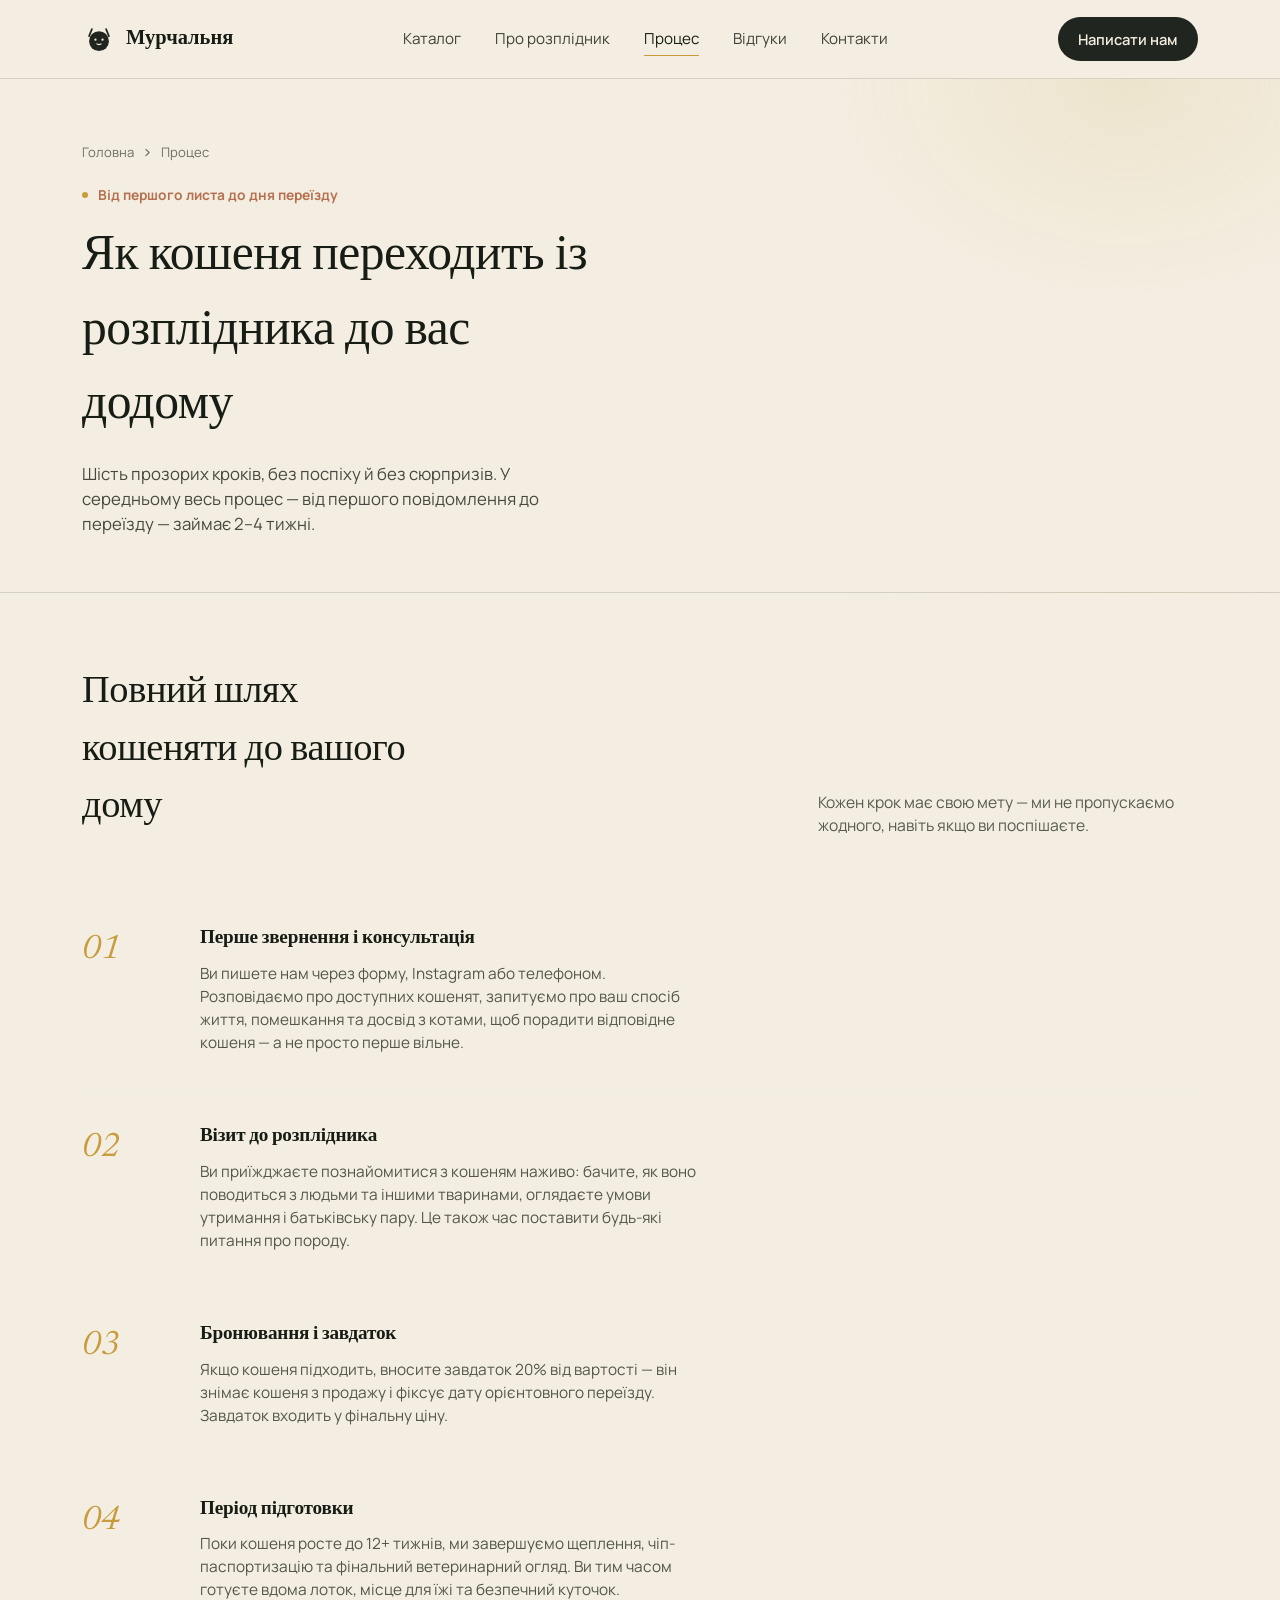
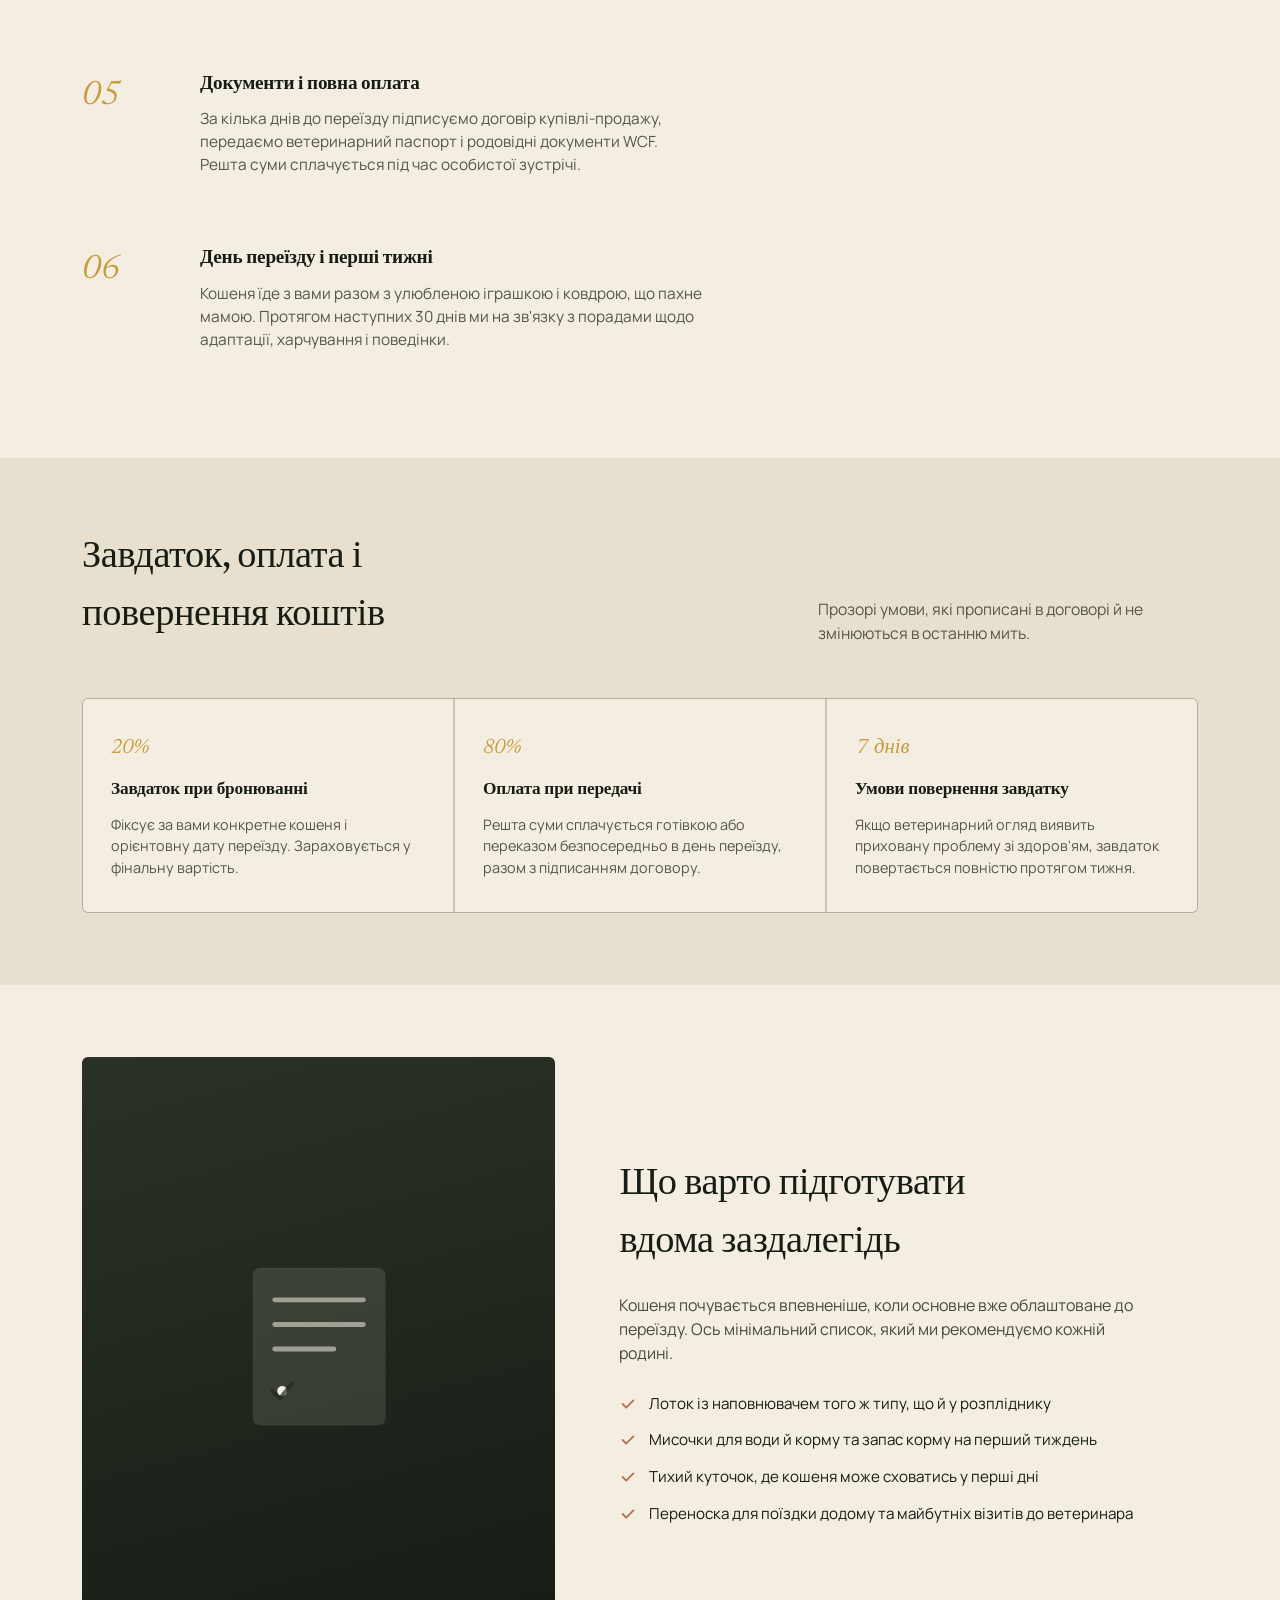
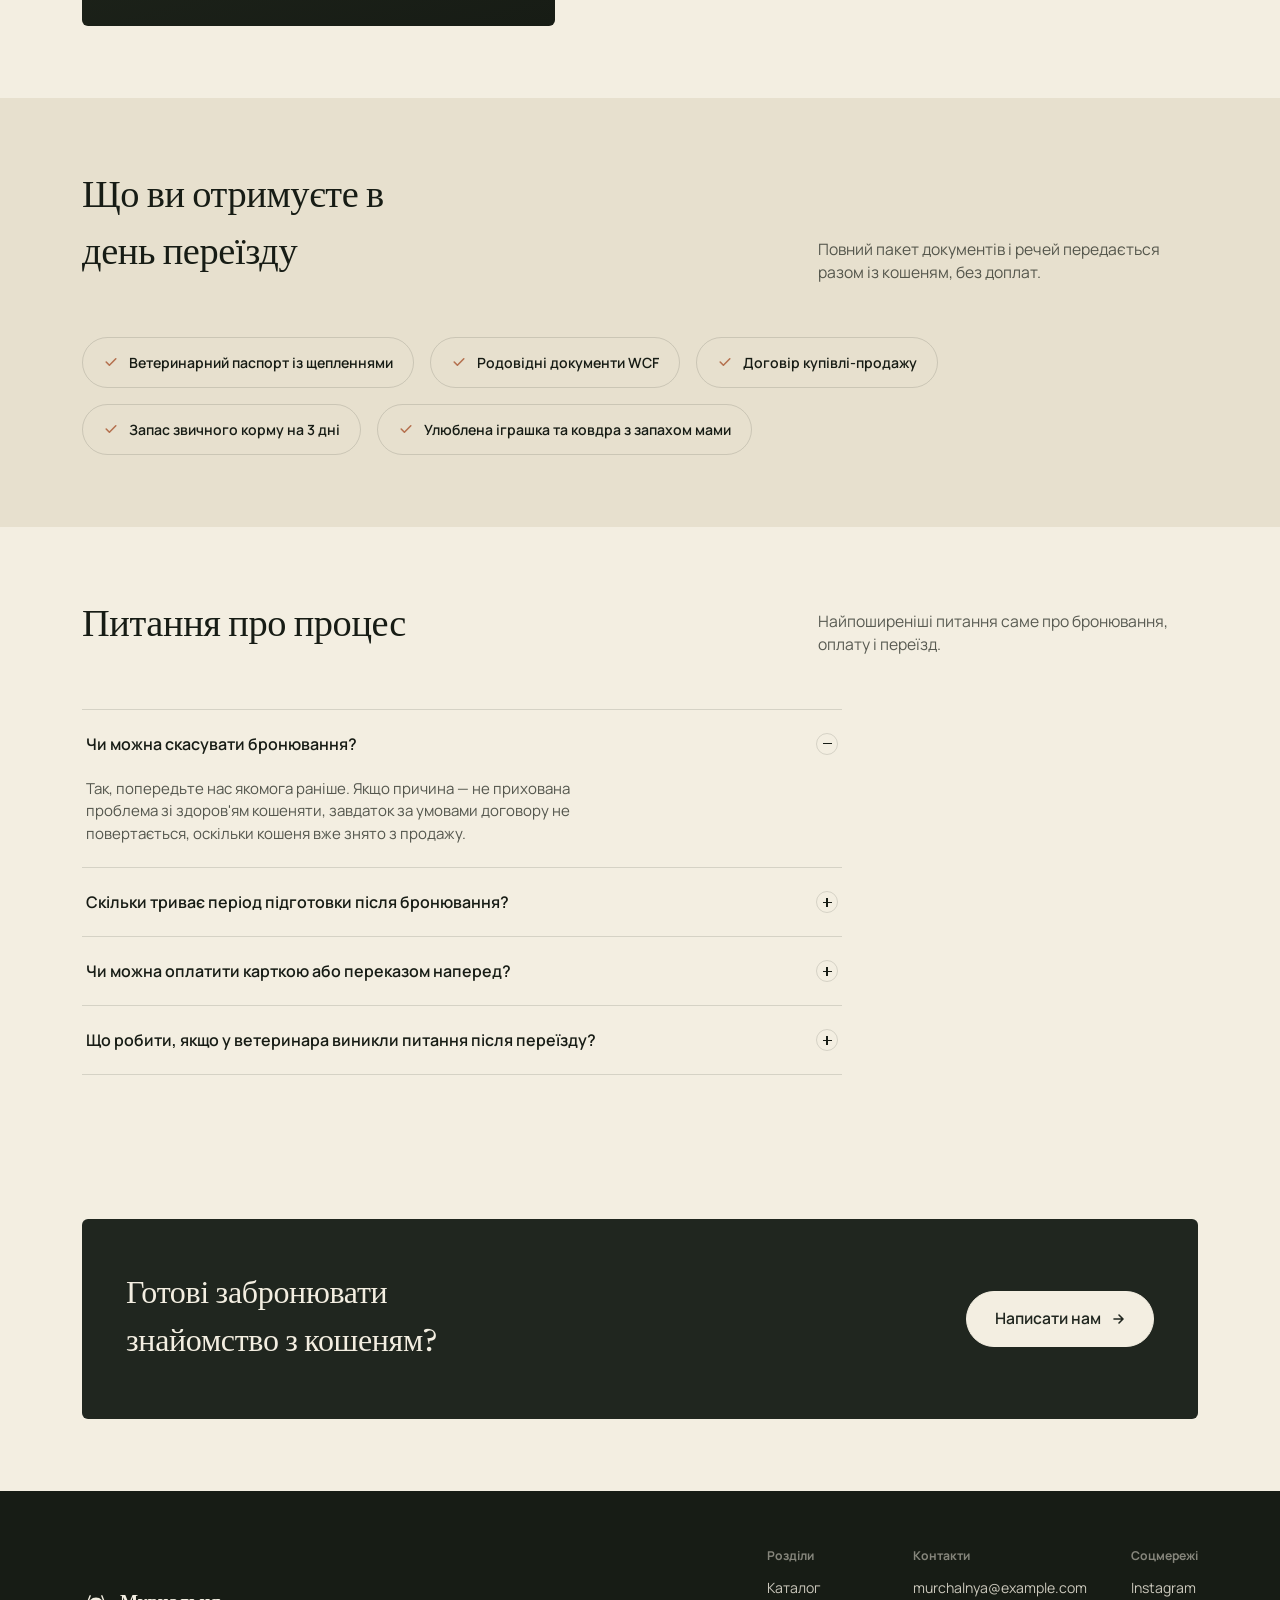
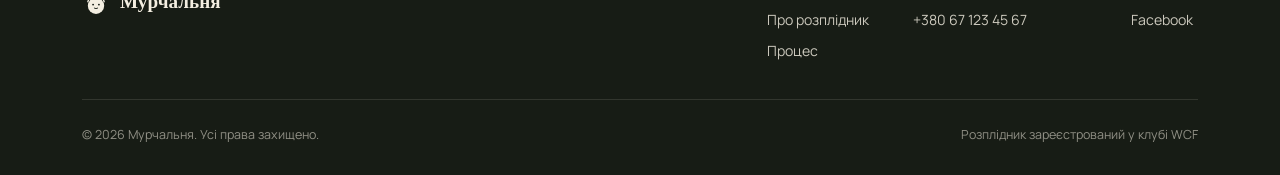
<file: procces.html>
<!DOCTYPE html>
<html lang="uk">
<head>
<meta charset="UTF-8">
<meta name="viewport" content="width=device-width, initial-scale=1.0">
<title>Процес передачі кошеняти — Мурчальня</title>
<link rel="preconnect" href="https://fonts.googleapis.com">
<link href="https://fonts.googleapis.com/css2?family=Newsreader:ital,opsz,wght@0,6..72,400;0,6..72,500;0,6..72,600;1,6..72,500&family=Manrope:wght@400;500;600;700;800&display=swap" rel="stylesheet">
<link rel="stylesheet" href="style.css">
</head>
<body>

<header>
  <div class="wrap nav">
    <a href="index.html" class="brand">
      <svg viewBox="0 0 48 48" fill="none" xmlns="http://www.w3.org/2000/svg">
        <path d="M14 10L10 20" stroke="#20261F" stroke-width="2.4" stroke-linecap="round"/>
        <path d="M34 10L38 20" stroke="#20261F" stroke-width="2.4" stroke-linecap="round"/>
        <circle cx="24" cy="27" r="14" fill="#20261F"/>
        <circle cx="19" cy="25" r="1.6" fill="#F3EEE1"/>
        <circle cx="29" cy="25" r="1.6" fill="#F3EEE1"/>
        <path d="M21 31c1.2 1.2 4.8 1.2 6 0" stroke="#F3EEE1" stroke-width="1.6" stroke-linecap="round"/>
      </svg>
      Мурчальня
    </a>
    <nav class="nav-links">
      <a href="index.html#catalog">Каталог</a>
      <a href="about.html">Про розплідник</a>
      <a href="process.html" class="current">Процес</a>
      <a href="index.html#testimonials">Відгуки</a>
      <a href="index.html#contact">Контакти</a>
    </nav>
    <a href="index.html#contact" class="nav-cta">Написати нам</a>
    <button class="burger" id="burgerBtn" aria-label="Меню" aria-expanded="false">
      <span></span><span></span><span></span>
    </button>
  </div>
  <div class="mobile-panel" id="mobilePanel">
    <a href="index.html#catalog">Каталог</a>
    <a href="about.html">Про розплідник</a>
    <a href="process.html">Процес</a>
    <a href="index.html#testimonials">Відгуки</a>
    <a href="index.html#contact">Написати нам</a>
  </div>
</header>

<section class="page-hero">
  <div class="wrap">
    <div class="breadcrumb">
      <a href="index.html">Головна</a>
      <svg viewBox="0 0 14 14" fill="none"><path d="M5 3l4 4-4 4" stroke="currentColor" stroke-width="1.5" stroke-linecap="round" stroke-linejoin="round"/></svg>
      <span>Процес</span>
    </div>
    <div class="eyebrow"><span class="dot"></span>Від першого листа до дня переїзду</div>
    <h1>Як кошеня переходить із розплідника до вас додому</h1>
    <p class="lead">Шість прозорих кроків, без поспіху й без сюрпризів. У середньому весь процес — від першого повідомлення до переїзду — займає 2–4 тижні.</p>
  </div>
</section>

<section class="section tight">
  <div class="wrap">
    <div class="section-head">
      <h2>Повний шлях кошеняти до вашого дому</h2>
      <p>Кожен крок має свою мету — ми не пропускаємо жодного, навіть якщо ви поспішаєте.</p>
    </div>
    <div class="process-list">
      <div class="process-item">
        <div class="num">01</div>
        <div>
          <h3>Перше звернення і консультація</h3>
          <p>Ви пишете нам через форму, Instagram або телефоном. Розповідаємо про доступних кошенят, запитуємо про ваш спосіб життя, помешкання та досвід з котами, щоб порадити відповідне кошеня — а не просто перше вільне.</p>
        </div>
      </div>
      <div class="process-item">
        <div class="num">02</div>
        <div>
          <h3>Візит до розплідника</h3>
          <p>Ви приїжджаєте познайомитися з кошеням наживо: бачите, як воно поводиться з людьми та іншими тваринами, оглядаєте умови утримання і батьківську пару. Це також час поставити будь-які питання про породу.</p>
        </div>
      </div>
      <div class="process-item">
        <div class="num">03</div>
        <div>
          <h3>Бронювання і завдаток</h3>
          <p>Якщо кошеня підходить, вносите завдаток 20% від вартості — він знімає кошеня з продажу і фіксує дату орієнтовного переїзду. Завдаток входить у фінальну ціну.</p>
        </div>
      </div>
      <div class="process-item">
        <div class="num">04</div>
        <div>
          <h3>Період підготовки</h3>
          <p>Поки кошеня росте до 12+ тижнів, ми завершуємо щеплення, чіп-паспортизацію та фінальний ветеринарний огляд. Ви тим часом готуєте вдома лоток, місце для їжі та безпечний куточок.</p>
        </div>
      </div>
      <div class="process-item">
        <div class="num">05</div>
        <div>
          <h3>Документи і повна оплата</h3>
          <p>За кілька днів до переїзду підписуємо договір купівлі-продажу, передаємо ветеринарний паспорт і родовідні документи WCF. Решта суми сплачується під час особистої зустрічі.</p>
        </div>
      </div>
      <div class="process-item">
        <div class="num">06</div>
        <div>
          <h3>День переїзду і перші тижні</h3>
          <p>Кошеня їде з вами разом з улюбленою іграшкою і ковдрою, що пахне мамою. Протягом наступних 30 днів ми на зв'язку з порадами щодо адаптації, харчування і поведінки.</p>
        </div>
      </div>
    </div>
  </div>
</section>

<section class="section" style="background:var(--cream-dim); padding-top:72px; padding-bottom:72px;">
  <div class="wrap">
    <div class="section-head">
      <h2>Завдаток, оплата і повернення коштів</h2>
      <p>Прозорі умови, які прописані в договорі й не змінюються в останню мить.</p>
    </div>
    <div class="value-grid">
      <div class="value-card">
        <div class="idx">20%</div>
        <h3>Завдаток при бронюванні</h3>
        <p>Фіксує за вами конкретне кошеня і орієнтовну дату переїзду. Зараховується у фінальну вартість.</p>
      </div>
      <div class="value-card">
        <div class="idx">80%</div>
        <h3>Оплата при передачі</h3>
        <p>Решта суми сплачується готівкою або переказом безпосередньо в день переїзду, разом з підписанням договору.</p>
      </div>
      <div class="value-card">
        <div class="idx">7 днів</div>
        <h3>Умови повернення завдатку</h3>
        <p>Якщо ветеринарний огляд виявить приховану проблему зі здоров'ям, завдаток повертається повністю протягом тижня.</p>
      </div>
    </div>
  </div>
</section>

<section class="section tight">
  <div class="wrap about-grid">
    <div class="about-art">
      <svg viewBox="0 0 200 200" fill="none" xmlns="http://www.w3.org/2000/svg">
        <rect x="46" y="40" width="108" height="128" rx="6" fill="#F3EEE1" opacity="0.12"/>
        <path d="M64 66h72M64 86h72M64 106h48" stroke="#F3EEE1" stroke-width="4" stroke-linecap="round" opacity="0.55"/>
        <circle cx="70" cy="140" r="4" fill="#F3EEE1"/>
        <path d="M62 140l6 6 10-12" stroke="#20261F" stroke-width="3" stroke-linecap="round" stroke-linejoin="round" opacity="0.7"/>
      </svg>
    </div>
    <div class="about-text">
      <h2>Що варто підготувати вдома заздалегідь</h2>
      <p>Кошеня почувається впевненіше, коли основне вже облаштоване до переїзду. Ось мінімальний список, який ми рекомендуємо кожній родині.</p>
      <ul class="about-list">
        <li>
          <svg viewBox="0 0 20 20" fill="none"><path d="M4 10l4 4 8-8" stroke="currentColor" stroke-width="2" stroke-linecap="round" stroke-linejoin="round"/></svg>
          Лоток із наповнювачем того ж типу, що й у розпліднику
        </li>
        <li>
          <svg viewBox="0 0 20 20" fill="none"><path d="M4 10l4 4 8-8" stroke="currentColor" stroke-width="2" stroke-linecap="round" stroke-linejoin="round"/></svg>
          Мисочки для води й корму та запас корму на перший тиждень
        </li>
        <li>
          <svg viewBox="0 0 20 20" fill="none"><path d="M4 10l4 4 8-8" stroke="currentColor" stroke-width="2" stroke-linecap="round" stroke-linejoin="round"/></svg>
          Тихий куточок, де кошеня може сховатись у перші дні
        </li>
        <li>
          <svg viewBox="0 0 20 20" fill="none"><path d="M4 10l4 4 8-8" stroke="currentColor" stroke-width="2" stroke-linecap="round" stroke-linejoin="round"/></svg>
          Переноска для поїздки додому та майбутніх візитів до ветеринара
        </li>
      </ul>
    </div>
  </div>
</section>

<section class="section" style="background:var(--cream-dim); padding-top:72px; padding-bottom:72px;">
  <div class="wrap">
    <div class="section-head">
      <h2>Що ви отримуєте в день переїзду</h2>
      <p>Повний пакет документів і речей передається разом із кошеням, без доплат.</p>
    </div>
    <div class="cert-row">
      <div class="cert-pill">
        <svg viewBox="0 0 20 20" fill="none"><path d="M4 10l4 4 8-8" stroke="currentColor" stroke-width="2" stroke-linecap="round" stroke-linejoin="round"/></svg>
        Ветеринарний паспорт із щепленнями
      </div>
      <div class="cert-pill">
        <svg viewBox="0 0 20 20" fill="none"><path d="M4 10l4 4 8-8" stroke="currentColor" stroke-width="2" stroke-linecap="round" stroke-linejoin="round"/></svg>
        Родовідні документи WCF
      </div>
      <div class="cert-pill">
        <svg viewBox="0 0 20 20" fill="none"><path d="M4 10l4 4 8-8" stroke="currentColor" stroke-width="2" stroke-linecap="round" stroke-linejoin="round"/></svg>
        Договір купівлі-продажу
      </div>
      <div class="cert-pill">
        <svg viewBox="0 0 20 20" fill="none"><path d="M4 10l4 4 8-8" stroke="currentColor" stroke-width="2" stroke-linecap="round" stroke-linejoin="round"/></svg>
        Запас звичного корму на 3 дні
      </div>
      <div class="cert-pill">
        <svg viewBox="0 0 20 20" fill="none"><path d="M4 10l4 4 8-8" stroke="currentColor" stroke-width="2" stroke-linecap="round" stroke-linejoin="round"/></svg>
        Улюблена іграшка та ковдра з запахом мами
      </div>
    </div>
  </div>
</section>

<section class="section tight">
  <div class="wrap">
    <div class="section-head">
      <h2>Питання про процес</h2>
      <p>Найпоширеніші питання саме про бронювання, оплату і переїзд.</p>
    </div>
    <div class="faq-list">
      <details class="faq-item" open>
        <summary>Чи можна скасувати бронювання?<span class="plus"></span></summary>
        <p>Так, попередьте нас якомога раніше. Якщо причина — не прихована проблема зі здоров'ям кошеняти, завдаток за умовами договору не повертається, оскільки кошеня вже знято з продажу.</p>
      </details>
      <details class="faq-item">
        <summary>Скільки триває період підготовки після бронювання?<span class="plus"></span></summary>
        <p>Зазвичай 2–4 тижні — залежить від віку кошеняти на момент бронювання, адже ми не віддаємо кошенят раніше 12 тижнів.</p>
      </details>
      <details class="faq-item">
        <summary>Чи можна оплатити карткою або переказом наперед?<span class="plus"></span></summary>
        <p>Завдаток можна переказати на картку одразу після візиту. Фінальну оплату ми приймаємо особисто в день передачі — готівкою або переказом при вас.</p>
      </details>
      <details class="faq-item">
        <summary>Що робити, якщо у ветеринара виникли питання після переїзду?<span class="plus"></span></summary>
        <p>Напишіть нам напряму — протягом перших 30 днів ми на зв'язку і за потреби зв'яжемось із вашим ветеринаром для передачі історії кошеняти.</p>
      </details>
    </div>
  </div>
</section>

<section class="section tight">
  <div class="wrap">
    <div class="cta-banner">
      <h2>Готові забронювати знайомство з кошеням?</h2>
      <a href="index.html#contact" class="btn-primary">
        Написати нам
        <svg width="14" height="14" viewBox="0 0 14 14" fill="none"><path d="M3 7h8M8 3l4 4-4 4" stroke="currentColor" stroke-width="1.6" stroke-linecap="round" stroke-linejoin="round"/></svg>
      </a>
    </div>
  </div>
</section>

<footer>
  <div class="wrap">
    <div class="footer-top">
      <div class="footer-brand">
        <svg viewBox="0 0 48 48" fill="none"><path d="M14 10L10 20" stroke="#F3EEE1" stroke-width="2.4" stroke-linecap="round"/><path d="M34 10L38 20" stroke="#F3EEE1" stroke-width="2.4" stroke-linecap="round"/><circle cx="24" cy="27" r="14" fill="#F3EEE1"/><circle cx="19" cy="25" r="1.6" fill="#171C15"/><circle cx="29" cy="25" r="1.6" fill="#171C15"/><path d="M21 31c1.2 1.2 4.8 1.2 6 0" stroke="#171C15" stroke-width="1.6" stroke-linecap="round"/></svg>
        Мурчальня
      </div>
      <div class="footer-links">
        <div class="col">
          <span>Розділи</span>
          <a href="index.html#catalog">Каталог</a>
          <a href="about.html">Про розплідник</a>
          <a href="process.html">Процес</a>
        </div>
        <div class="col">
          <span>Контакти</span>
          <a href="mailto:murchalnya@example.com">murchalnya@example.com</a>
          <a href="tel:+380671234567">+380 67 123 45 67</a>
        </div>
        <div class="col">
          <span>Соцмережі</span>
          <a href="#">Instagram</a>
          <a href="#">Facebook</a>
        </div>
      </div>
    </div>
    <div class="foot-bottom">
      <span>© 2026 Мурчальня. Усі права захищено.</span>
      <span>Розплідник зареєстрований у клубі WCF</span>
    </div>
  </div>
</footer>

<script src="script.js"></script>
</body>
</html>
</file>
<file: style.css>
:root{
    --forest:#20261F;
    --forest-deep:#171C15;
    --cream:#F3EEE1;
    --cream-dim:#E7E0CE;
    --gold:#C89B3C;
    --clay:#B5714F;
    --stone:#DAD3C2;
    --line: rgba(243,238,225,0.16);
    --line-dark: rgba(32,38,31,0.14);
    --radius: 6px;
    --maxw: 1180px;
  }
  *{margin:0;padding:0;box-sizing:border-box;}
  html{scroll-behavior:smooth;}
  body{
    font-family:'Manrope',sans-serif;
    background:var(--cream);
    color:var(--forest-deep);
    line-height:1.5;
    -webkit-font-smoothing:antialiased;
  }
  h1,h2,h3,.serif{
    font-family:'Newsreader',serif;
    font-weight:500;
    letter-spacing:-0.01em;
  }
  a{color:inherit;text-decoration:none;}
  img{max-width:100%;display:block;}
  .wrap{max-width:var(--maxw);margin:0 auto;padding:0 32px;}
  @media(max-width:640px){.wrap{padding:0 20px;}}

  /* ---------- focus ---------- */
  a:focus-visible, button:focus-visible, input:focus-visible, textarea:focus-visible, select:focus-visible, summary:focus-visible{
    outline:2px solid var(--gold);
    outline-offset:3px;
  }
  @media (prefers-reduced-motion: reduce){
    *{animation:none !important; transition:none !important; scroll-behavior:auto !important;}
  }

  /* ---------- header ---------- */
  header{
    position:sticky; top:0; z-index:40;
    background:rgba(243,238,225,0.92);
    backdrop-filter:blur(8px);
    border-bottom:1px solid var(--line-dark);
      /* ---------- scroll reveal ---------- */
.reveal{
  opacity:0;
  transform:translateY(28px);
  transition:opacity .7s cubic-bezier(.22,.61,.36,1), transform .7s cubic-bezier(.22,.61,.36,1);
  will-change:opacity, transform;
}
.reveal.visible{
  opacity:1;
  transform:translateY(0);
}
.reveal-stagger.visible{transition-delay:var(--reveal-delay, 0ms);}
  }
  .nav{
    display:flex; align-items:center; justify-content:space-between;
    height:78px;
  }
  .brand{display:flex; align-items:center; gap:10px; font-family:'Newsreader',serif; font-size:1.28rem; font-weight:600;}
  .brand svg{width:34px;height:34px;flex-shrink:0;}
  .nav-links{display:flex; gap:34px; font-size:0.95rem;}
  .nav-links a{position:relative; padding:4px 0; opacity:0.82;}
  .nav-links a:hover, .nav-links a.current{opacity:1;}
  .nav-links a::after{
    content:""; position:absolute; left:0; bottom:-2px; height:1px; width:0;
    background:var(--gold); transition:width .25s ease;
  }
  .nav-links a:hover::after, .nav-links a.current::after{width:100%;}
  .nav-cta{
    display:inline-flex; align-items:center; gap:8px;
    background:var(--forest); color:var(--cream);
    padding:11px 20px; border-radius:999px; font-size:0.92rem; font-weight:600;
    transition:background .2s ease;
  }
  .nav-cta:hover{background:var(--forest-deep);}
  .burger{display:none; flex-direction:column; gap:5px; background:none; border:none; cursor:pointer; padding:8px;}
  .burger span{width:22px;height:2px;background:var(--forest-deep);display:block;}
  .mobile-panel{display:none; flex-direction:column; gap:18px; padding:18px 20px 26px; border-top:1px solid var(--line-dark);}
  .mobile-panel a{font-size:1.02rem;}
  @media(max-width:860px){
    .nav-links{display:none;}
    .nav-cta{display:none;}
    .burger{display:flex;}
    .mobile-panel.open{display:flex;}
  }

  /* ---------- hero (home) ---------- */
  .hero{
    padding:88px 0 96px;
    background:
      radial-gradient(560px 420px at 82% 12%, rgba(200,155,60,0.13), transparent 62%),
      var(--cream);
  }
  .hero-grid{
    display:grid; grid-template-columns:1.05fr 0.85fr; gap:64px; align-items:center;
  }
  @media(max-width:900px){.hero-grid{grid-template-columns:1fr; gap:48px;}}
  .eyebrow{
    font-size:0.86rem; color:var(--clay); font-weight:700; margin-bottom:18px;
    display:flex; align-items:center; gap:10px;
  }
  .eyebrow .dot{width:6px;height:6px;border-radius:50%;background:var(--gold);}
  .hero h1{
    font-size:clamp(2.4rem, 4.6vw, 3.7rem);
    line-height:1.06;
    margin-bottom:22px;
    max-width:14ch;
  }
  .hero h1 em{font-style:italic; color:var(--clay);}
  .hero p.lead{
    font-size:1.1rem; max-width:46ch; opacity:0.82; margin-bottom:34px;
  }
  .hero-actions{display:flex; gap:16px; flex-wrap:wrap; margin-bottom:46px;}
  .btn-primary{
    background:var(--forest); color:var(--cream); padding:15px 28px; border-radius:999px;
    font-weight:600; font-size:0.98rem; display:inline-flex; align-items:center; gap:10px;
    border:1px solid var(--forest); transition:transform .18s ease, background .2s ease;
  }
  .btn-primary:hover{background:var(--forest-deep); transform:translateY(-1px);}
  .btn-ghost{
    padding:15px 26px; border-radius:999px; border:1px solid var(--line-dark);
    font-weight:600; font-size:0.98rem; color:var(--forest-deep);
    transition:border-color .2s ease, background .2s ease;
  }
  .btn-ghost:hover{border-color:var(--forest-deep); background:rgba(32,38,31,0.05);}
  .hero-stats{display:flex; gap:38px; flex-wrap:wrap;}
  .hero-stats .stat b{
    display:block; font-family:'Newsreader',serif; font-size:1.7rem; color:var(--forest);
  }
  .hero-stats .stat span{font-size:0.85rem; opacity:0.68;}

  .hero-art{position:relative; display:flex; justify-content:center;}
  .art-blob{
    width:min(420px, 90%); aspect-ratio:1/1; border-radius:50%;
    background:linear-gradient(155deg, var(--forest) 0%, #2C3428 70%);
    display:flex; align-items:center; justify-content:center;
    position:relative;
  }
  .art-blob svg{width:62%;height:62%;}
  .float-badge{
    position:absolute; background:var(--cream); border:1px solid var(--line-dark);
    border-radius:14px; padding:12px 16px; font-size:0.82rem; font-weight:600;
    box-shadow:0 10px 26px rgba(23,28,21,0.14);
    display:flex; align-items:center; gap:8px;
  }
  .float-badge.b1{top:6%; left:-4%;}
  .float-badge.b2{bottom:8%; right:-6%;}
  .float-badge svg{width:16px;height:16px;flex-shrink:0;}
  @media(max-width:520px){.float-badge{font-size:0.72rem; padding:9px 12px;}}

  /* ---------- page hero (inner pages, e.g. about) ---------- */
  .page-hero{
    padding:64px 0 56px;
    background:
      radial-gradient(480px 360px at 88% 0%, rgba(200,155,60,0.12), transparent 60%),
      var(--cream);
    border-bottom:1px solid var(--line-dark);
  }
  .page-hero .eyebrow{margin-bottom:16px;}
  .page-hero h1{font-size:clamp(2.1rem,4vw,3.1rem); max-width:18ch; margin-bottom:16px;}
  .page-hero p.lead{font-size:1.05rem; max-width:52ch; opacity:0.78;}
  .breadcrumb{display:flex; align-items:center; gap:8px; font-size:0.82rem; opacity:0.6; margin-bottom:22px;}
  .breadcrumb svg{width:11px;height:11px;}

  /* ---------- section heading pattern ---------- */
  .section{padding:96px 0;}
  .section.tight{padding:72px 0;}
  .section.alt{background:var(--forest); color:var(--cream);}
  .section-head{display:flex; justify-content:space-between; align-items:flex-end; gap:32px; margin-bottom:52px; flex-wrap:wrap;}
  .section-head h2{font-size:clamp(1.9rem,3vw,2.6rem); max-width:16ch;}
  .section-head p{max-width:38ch; opacity:0.7; font-size:0.98rem;}

  /* ---------- catalog ---------- */
  .filters{display:flex; gap:10px; flex-wrap:wrap; margin-bottom:38px;}
  .filter-btn{
    padding:9px 18px; border-radius:999px; border:1px solid var(--line-dark);
    font-size:0.88rem; font-weight:600; cursor:pointer; background:transparent; color:var(--forest-deep);
    transition:all .2s ease;
  }
  .filter-btn.active, .filter-btn:hover{background:var(--forest); color:var(--cream); border-color:var(--forest);}

  .cat-grid{
    display:grid; grid-template-columns:repeat(3, 1fr); gap:26px;
  }
  @media(max-width:900px){.cat-grid{grid-template-columns:repeat(2,1fr);}}
  @media(max-width:600px){.cat-grid{grid-template-columns:1fr;}}
  .cat-card{
    border:1px solid var(--line-dark); border-radius:var(--radius); overflow:hidden;
    background:#fff; display:flex; flex-direction:column;
  }
  .cat-card .swatch{
    aspect-ratio:4/3; display:flex; align-items:center; justify-content:center; position:relative;
  }
  .cat-card .swatch svg{width:46%; height:46%;}
  .cat-card .body{padding:20px 22px 24px;}
  .cat-card .row1{display:flex; justify-content:space-between; align-items:baseline; margin-bottom:6px;}
  .cat-card h3{font-size:1.18rem; font-weight:600;}
  .cat-card .price{font-family:'Newsreader',serif; font-size:1.05rem; color:var(--clay); font-weight:600;}
  .cat-card .meta{font-size:0.84rem; opacity:0.62; margin-bottom:12px;}
  .cat-card .desc{font-size:0.9rem; opacity:0.78; margin-bottom:16px;}
  .cat-card .tag{
    display:inline-block; font-size:0.74rem; font-weight:700; color:var(--forest);
    background:rgba(32,38,31,0.07); padding:4px 10px; border-radius:999px; margin-bottom:14px;
  }
  .cat-card .link{font-size:0.86rem; font-weight:700; color:var(--forest); display:inline-flex; align-items:center; gap:6px;}
  .cat-card .link svg{width:13px;height:13px;}

  /* ---------- about split ---------- */
  .about-grid{display:grid; grid-template-columns:0.9fr 1.1fr; gap:64px; align-items:center;}
  @media(max-width:900px){.about-grid{grid-template-columns:1fr;}}
  .about-art{
    border-radius:var(--radius); background:linear-gradient(165deg,#2A3225,#171C15);
    aspect-ratio:5/6; display:flex; align-items:center; justify-content:center;
  }
  .about-art svg{width:52%;height:52%;}
  .about-text h2{font-size:clamp(1.8rem,3vw,2.4rem); margin-bottom:20px; max-width:16ch;}
  .about-text p{opacity:0.78; margin-bottom:16px; max-width:52ch; font-size:1rem;}
  .about-list{margin-top:28px; display:flex; flex-direction:column; gap:14px;}
  .about-list li{display:flex; gap:12px; font-size:0.95rem; align-items:flex-start;}
  .about-list svg{width:18px;height:18px; flex-shrink:0; margin-top:2px; color:var(--clay);}

  /* ---------- process / timeline ---------- */
  .process-list{border-top:1px solid var(--line);}
  .process-item{
    display:grid; grid-template-columns:90px 1fr; gap:28px;
    padding:34px 0; border-bottom:1px solid var(--line);
  }
  .process-item .num{font-family:'Newsreader',serif; font-size:2.1rem; color:var(--gold); font-style:italic;}
  .process-item h3{font-size:1.2rem; margin-bottom:8px; font-weight:600;}
  .process-item p{opacity:0.72; max-width:56ch; font-size:0.96rem;}
  @media(max-width:600px){.process-item{grid-template-columns:1fr; gap:8px;}}

  /* ---------- guarantees ---------- */
  .guarantee-grid{display:grid; grid-template-columns:repeat(4,1fr); gap:24px;}
  @media(max-width:900px){.guarantee-grid{grid-template-columns:repeat(2,1fr);}}
  @media(max-width:520px){.guarantee-grid{grid-template-columns:1fr;}}
  .guarantee-card{padding:28px 22px; border:1px solid var(--line-dark); border-radius:var(--radius);}
  .guarantee-card svg{width:26px;height:26px; color:var(--clay); margin-bottom:16px;}
  .guarantee-card h3{font-size:1.02rem; margin-bottom:8px; font-weight:700;}
  .guarantee-card p{font-size:0.87rem; opacity:0.68;}

  /* ---------- testimonials ---------- */
  .testi-grid{display:grid; grid-template-columns:repeat(3,1fr); gap:26px;}
  @media(max-width:900px){.testi-grid{grid-template-columns:1fr;}}
  .testi-card{
    background:rgba(243,238,225,0.06); border:1px solid rgba(243,238,225,0.16);
    border-radius:var(--radius); padding:30px 26px;
  }
  .testi-card p.quote{font-family:'Newsreader',serif; font-style:italic; font-size:1.08rem; line-height:1.5; margin-bottom:20px;}
  .testi-card .who{font-size:0.86rem; opacity:0.7; font-weight:600;}

  /* ---------- team / breeder profiles ---------- */
  .team-grid{display:grid; grid-template-columns:repeat(3,1fr); gap:26px;}
  @media(max-width:900px){.team-grid{grid-template-columns:1fr;}}
  .team-card{border:1px solid var(--line-dark); border-radius:var(--radius); padding:28px 24px; background:#fff;}
  .team-avatar{
    width:64px; height:64px; border-radius:50%; background:var(--forest);
    display:flex; align-items:center; justify-content:center; margin-bottom:18px;
  }
  .team-avatar svg{width:60%;height:60%;}
  .team-card h3{font-size:1.08rem; margin-bottom:2px; font-weight:600;}
  .team-card .role{font-size:0.82rem; color:var(--clay); font-weight:700; margin-bottom:14px;}
  .team-card p{font-size:0.92rem; opacity:0.76;}

  /* ---------- values grid ---------- */
  .value-grid{display:grid; grid-template-columns:repeat(3,1fr); gap:2px; background:var(--line-dark); border:1px solid var(--line-dark); border-radius:var(--radius); overflow:hidden;}
  @media(max-width:760px){.value-grid{grid-template-columns:1fr;}}
  .value-card{background:var(--cream); padding:34px 28px;}
  .value-card .idx{font-family:'Newsreader',serif; font-style:italic; color:var(--gold); font-size:1.3rem; margin-bottom:14px;}
  .value-card h3{font-size:1.08rem; margin-bottom:10px; font-weight:600;}
  .value-card p{font-size:0.9rem; opacity:0.72;}

  /* ---------- environment (home tour) ---------- */
  .tour-grid{display:grid; grid-template-columns:1.1fr 0.9fr; gap:28px;}
  @media(max-width:900px){.tour-grid{grid-template-columns:1fr;}}
  .tour-main{
    border-radius:var(--radius); background:linear-gradient(155deg,#2C3428,#171C15);
    aspect-ratio:16/11; display:flex; align-items:center; justify-content:center; padding:32px;
  }
  .tour-main svg{width:44%;}
  .tour-side{display:flex; flex-direction:column; gap:28px;}
  .tour-side .row{display:flex; gap:16px; align-items:flex-start;}
  .tour-side svg{width:20px;height:20px; color:var(--clay); flex-shrink:0; margin-top:3px;}
  .tour-side h4{font-size:0.98rem; margin-bottom:5px; font-weight:700;}
  .tour-side p{font-size:0.88rem; opacity:0.7;}

  /* ---------- certifications ---------- */
  .cert-row{display:flex; flex-wrap:wrap; gap:16px;}
  .cert-pill{
    display:flex; align-items:center; gap:10px; border:1px solid var(--line-dark);
    padding:14px 20px; border-radius:999px; font-size:0.88rem; font-weight:600;
  }
  .cert-pill svg{width:16px;height:16px; color:var(--clay);}

  /* ---------- FAQ ---------- */
  .faq-list{max-width:760px; border-top:1px solid var(--line-dark);}
  .faq-item{border-bottom:1px solid var(--line-dark);}
  .faq-item summary{
    list-style:none; cursor:pointer; padding:22px 4px; display:flex; justify-content:space-between;
    align-items:center; font-weight:600; font-size:1rem; gap:20px;
  }
  .faq-item summary::-webkit-details-marker{display:none;}
  .faq-item summary .plus{
    width:22px; height:22px; border-radius:50%; border:1px solid var(--line-dark);
    display:flex; align-items:center; justify-content:center; flex-shrink:0; position:relative;
  }
  .faq-item summary .plus::before, .faq-item summary .plus::after{
    content:""; position:absolute; background:var(--forest-deep);
  }
  .faq-item summary .plus::before{width:9px; height:1.4px;}
  .faq-item summary .plus::after{width:1.4px; height:9px; transition:transform .2s ease;}
  .faq-item[open] summary .plus::after{transform:rotate(90deg); opacity:0;}
  .faq-item p{padding:0 4px 22px; opacity:0.72; font-size:0.94rem; max-width:60ch;}

  /* ---------- CTA banner ---------- */
  .cta-banner{
    border-radius:var(--radius); background:var(--forest); color:var(--cream);
    padding:52px 44px; display:flex; justify-content:space-between; align-items:center; gap:32px; flex-wrap:wrap;
  }
  .cta-banner h2{font-size:clamp(1.5rem,2.6vw,2rem); max-width:20ch;}
  .cta-banner .btn-primary{background:var(--cream); color:var(--forest); border-color:var(--cream);}
  .cta-banner .btn-primary:hover{background:var(--stone);}

  /* ---------- contact ---------- */
  .contact-grid{display:grid; grid-template-columns:1fr 1fr; gap:64px;}
  @media(max-width:900px){.contact-grid{grid-template-columns:1fr; gap:40px;}}
  .contact-info h2{font-size:clamp(1.9rem,3vw,2.5rem); margin-bottom:18px; max-width:14ch;}
  .contact-info p{opacity:0.75; margin-bottom:28px; max-width:44ch;}
  .contact-info .item{display:flex; gap:12px; align-items:flex-start; margin-bottom:18px; font-size:0.95rem;}
  .contact-info svg{width:18px;height:18px; margin-top:2px; color:var(--clay); flex-shrink:0;}
  form{display:flex; flex-direction:column; gap:16px;}
  .field label{display:block; font-size:0.82rem; font-weight:700; margin-bottom:7px; opacity:0.75;}
  .field input, .field select, .field textarea{
    width:100%; padding:13px 15px; border-radius:6px; border:1px solid var(--line-dark);
    font-family:'Manrope',sans-serif; font-size:0.95rem; background:#fff; color:var(--forest-deep);
  }
  .field textarea{resize:vertical; min-height:96px;}
  .submit-btn{
    margin-top:6px; align-self:flex-start; background:var(--forest); color:var(--cream);
    padding:15px 30px; border-radius:999px; font-weight:700; font-size:0.96rem; border:none; cursor:pointer;
    transition:background .2s ease;
  }
  .submit-btn:hover{background:var(--forest-deep);}
  .form-note{font-size:0.78rem; opacity:0.55; margin-top:2px;}

  /* ---------- footer ---------- */
  footer{background:var(--forest-deep); color:var(--cream); padding:56px 0 30px;}
  .footer-top{display:flex; justify-content:space-between; flex-wrap:wrap; gap:32px; padding-bottom:38px; border-bottom:1px solid rgba(243,238,225,0.12); margin-bottom:26px;}
  .footer-brand{display:flex; align-items:center; gap:10px; font-family:'Newsreader',serif; font-size:1.2rem; font-weight:600;}
  .footer-brand svg{width:28px;height:28px;}
  .footer-links{display:flex; gap:44px; flex-wrap:wrap;}
  .footer-links .col{display:flex; flex-direction:column; gap:10px; font-size:0.88rem;}
  .footer-links .col span{opacity:0.5; font-size:0.76rem; font-weight:700; margin-bottom:2px; text-transform:none;}
  .footer-links .col a{opacity:0.82;}
  .footer-links .col a:hover{opacity:1;}
  .foot-bottom{display:flex; justify-content:space-between; flex-wrap:wrap; gap:12px; font-size:0.78rem; opacity:0.55;}
</file>
